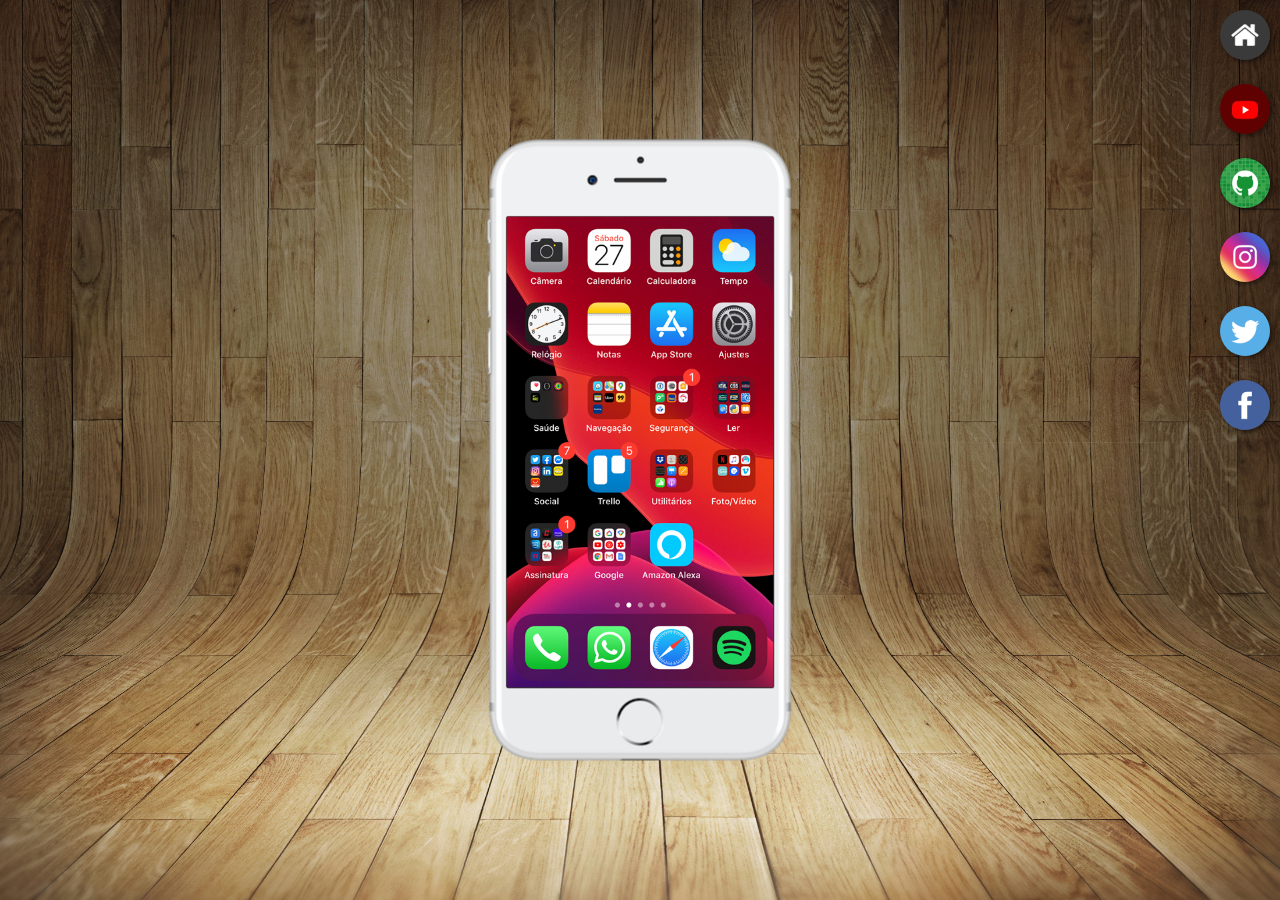
<file: index.html>
<!DOCTYPE html>
<html lang="pt-br">
<head>
    <meta charset="UTF-8">
    <meta name="viewport" content="width=device-width, initial-scale=1.0">
    <link rel="shortcut icon" href="favicon.ico" type="image/x-icon">
    <link rel="stylesheet" href="estilos/style.css">
    <title>Projeto Redes Sociais</title>
</head>
<body>
    <main>
        <section id="telefone">
            <iframe src="home.html" name="tela" id="tela" frameborder="0">
                Seu navegador não é compatível com isso.
            </iframe>
        </section>
        <section id="redes-sociais">
            <a href="home.html" target="tela"><img src="imagens/logo-home.jpg" alt="Home"></a><br>

            <a href="youtube.html" target="tela"><img src="imagens/logo-youtube.jpg" alt="Youtube"></a><br>

            <a href="github.html" target="tela"><img src="imagens/logo-github.jpg" alt="GitHub"></a><br>

            <a href="instagram.html" target="tela"><img src="imagens/logo-instagram.jpg" alt="Instagram"></a><br>

            <a href="twitter.html" target="tela"><img src="imagens/logo-twitter.jpg" alt="Twitter"></a><br>

            <a href="facebook.html" target="tela"><img src="imagens/logo-facebook.jpg" alt="Facebook"></a>
        </section>
    </main>
</body>
</html>
</file>
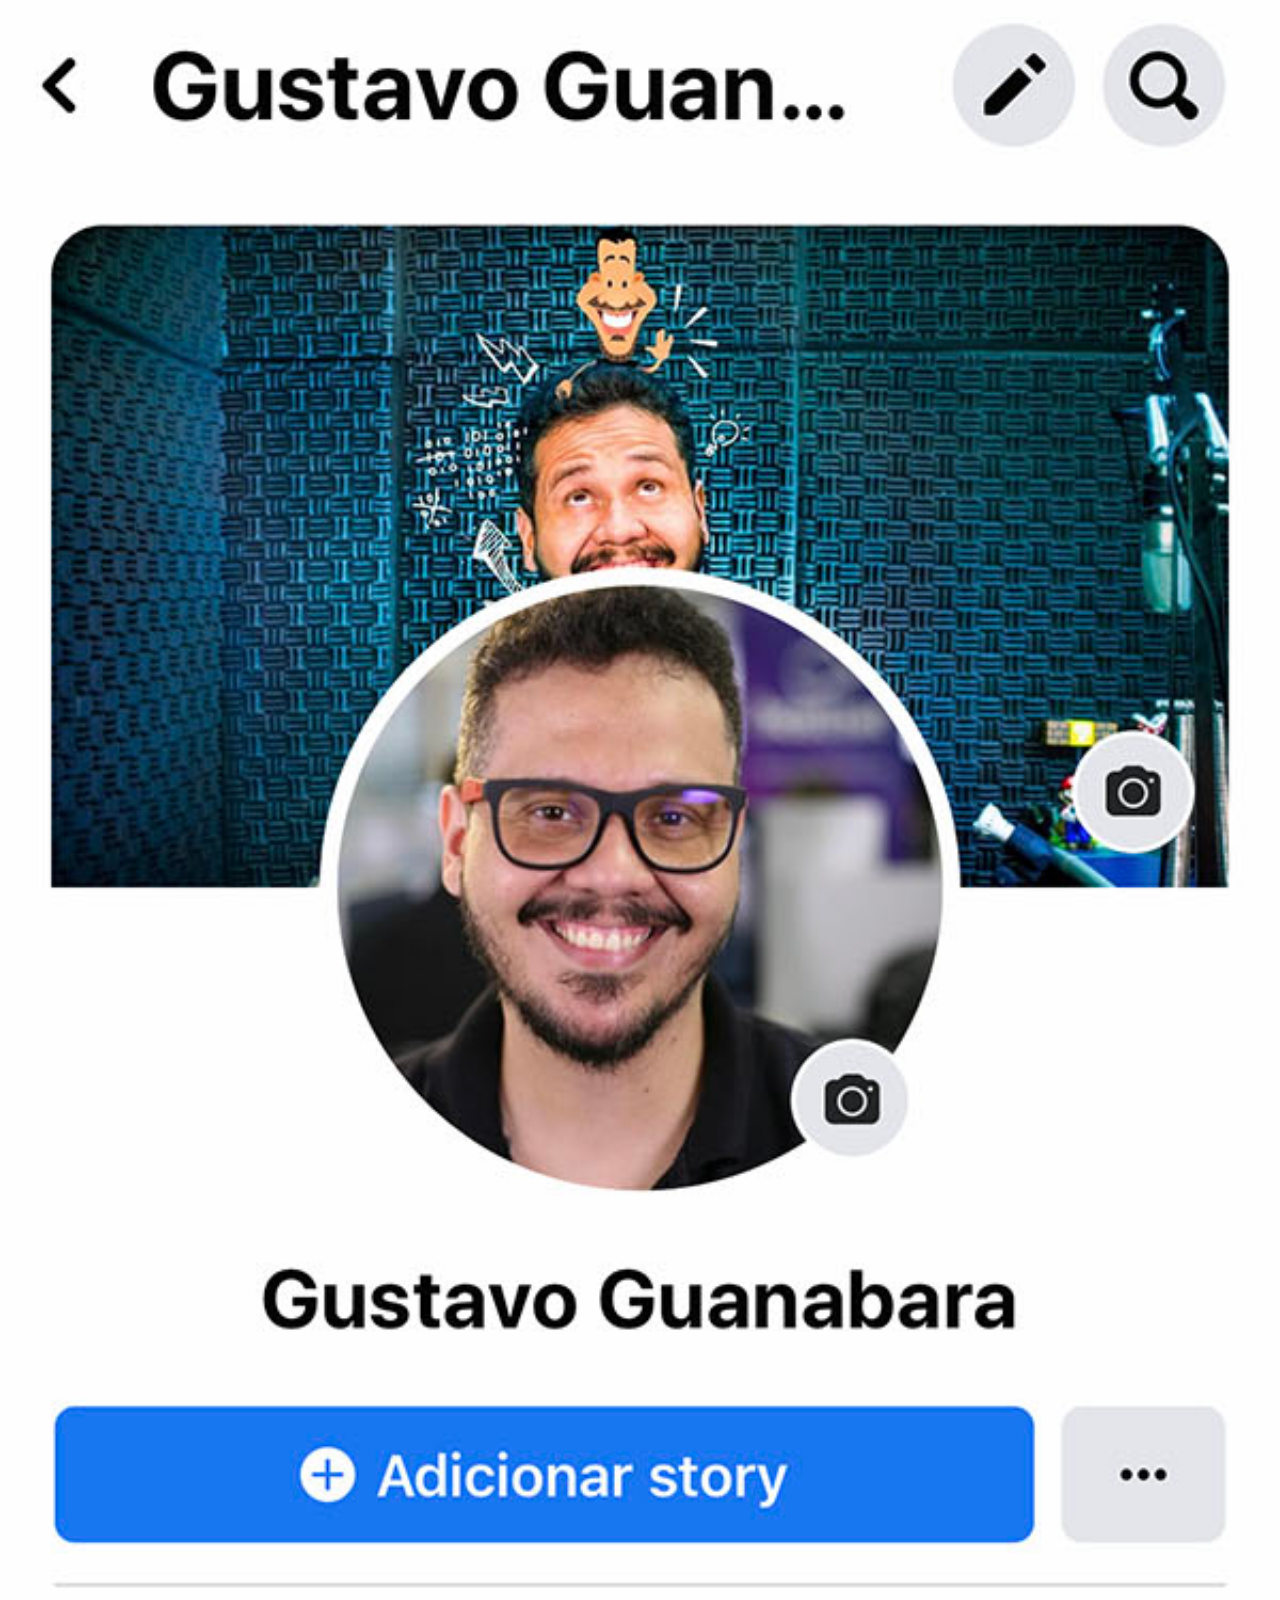
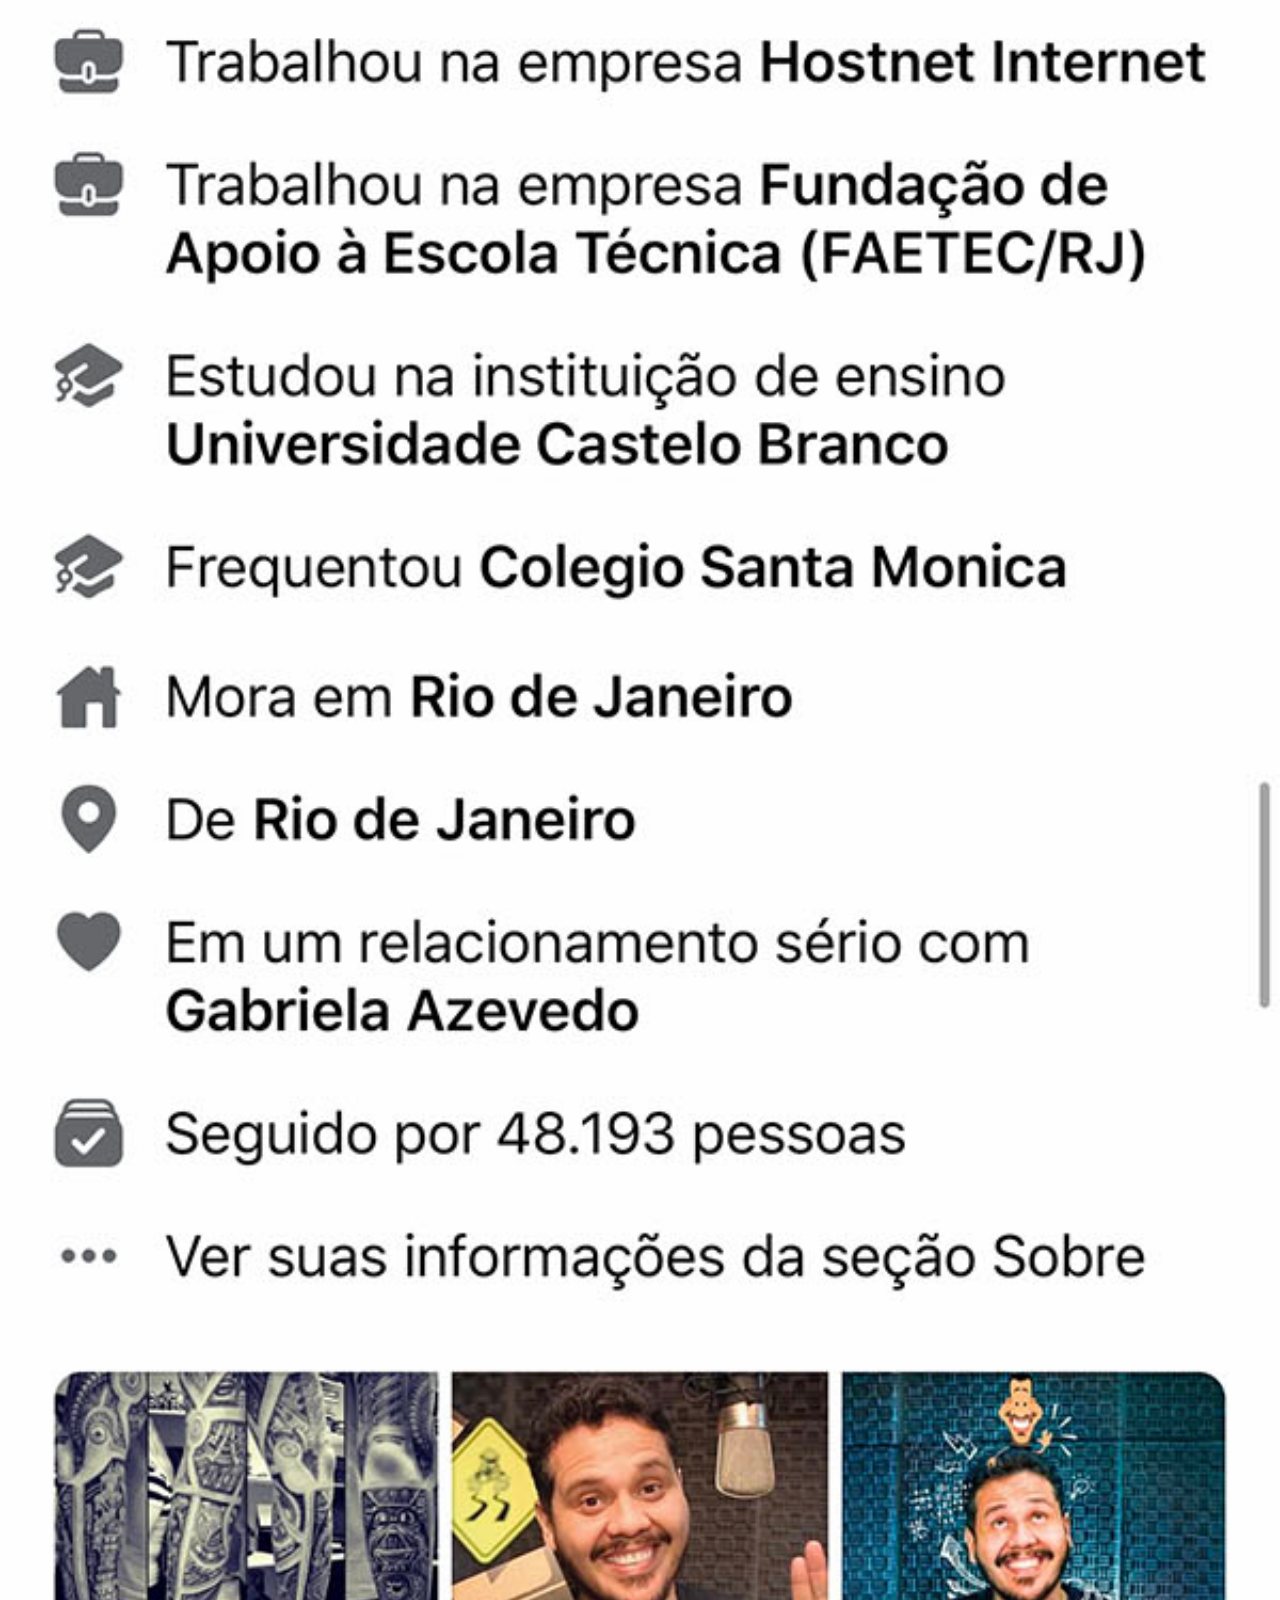
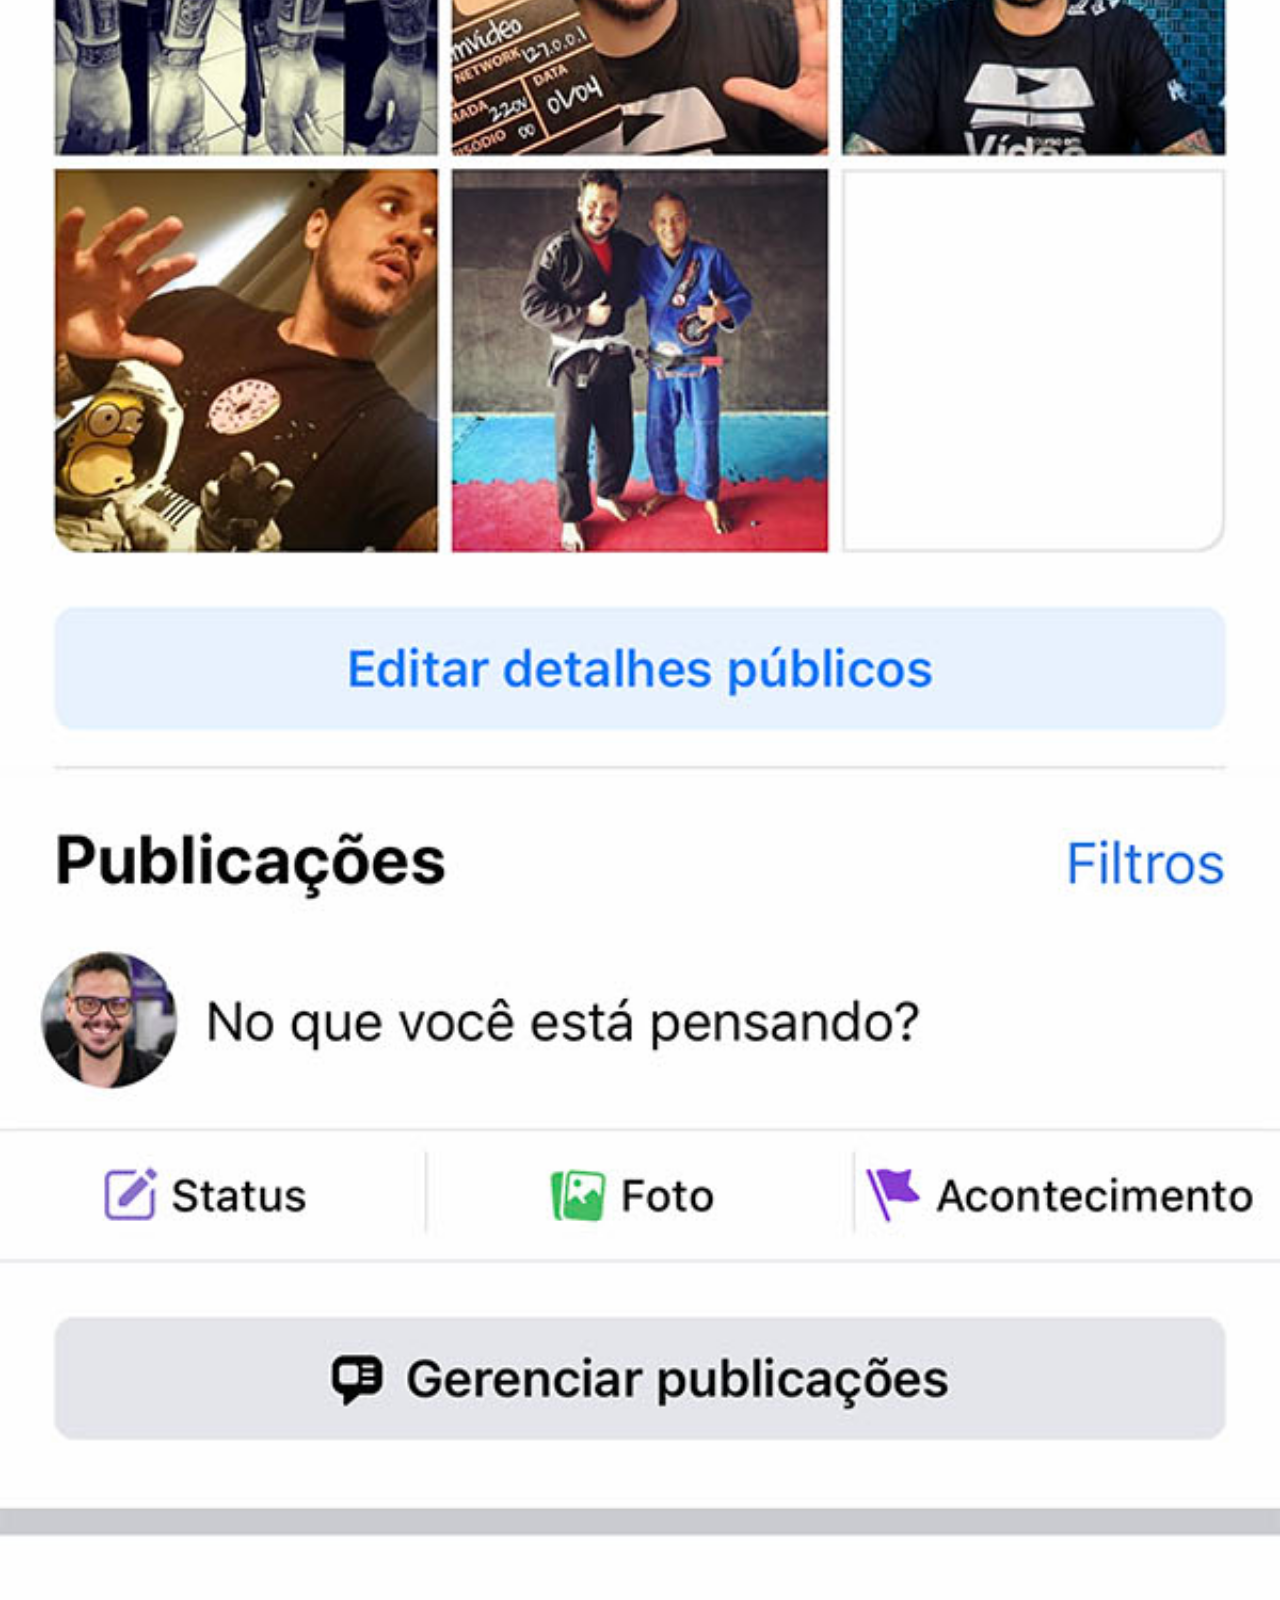
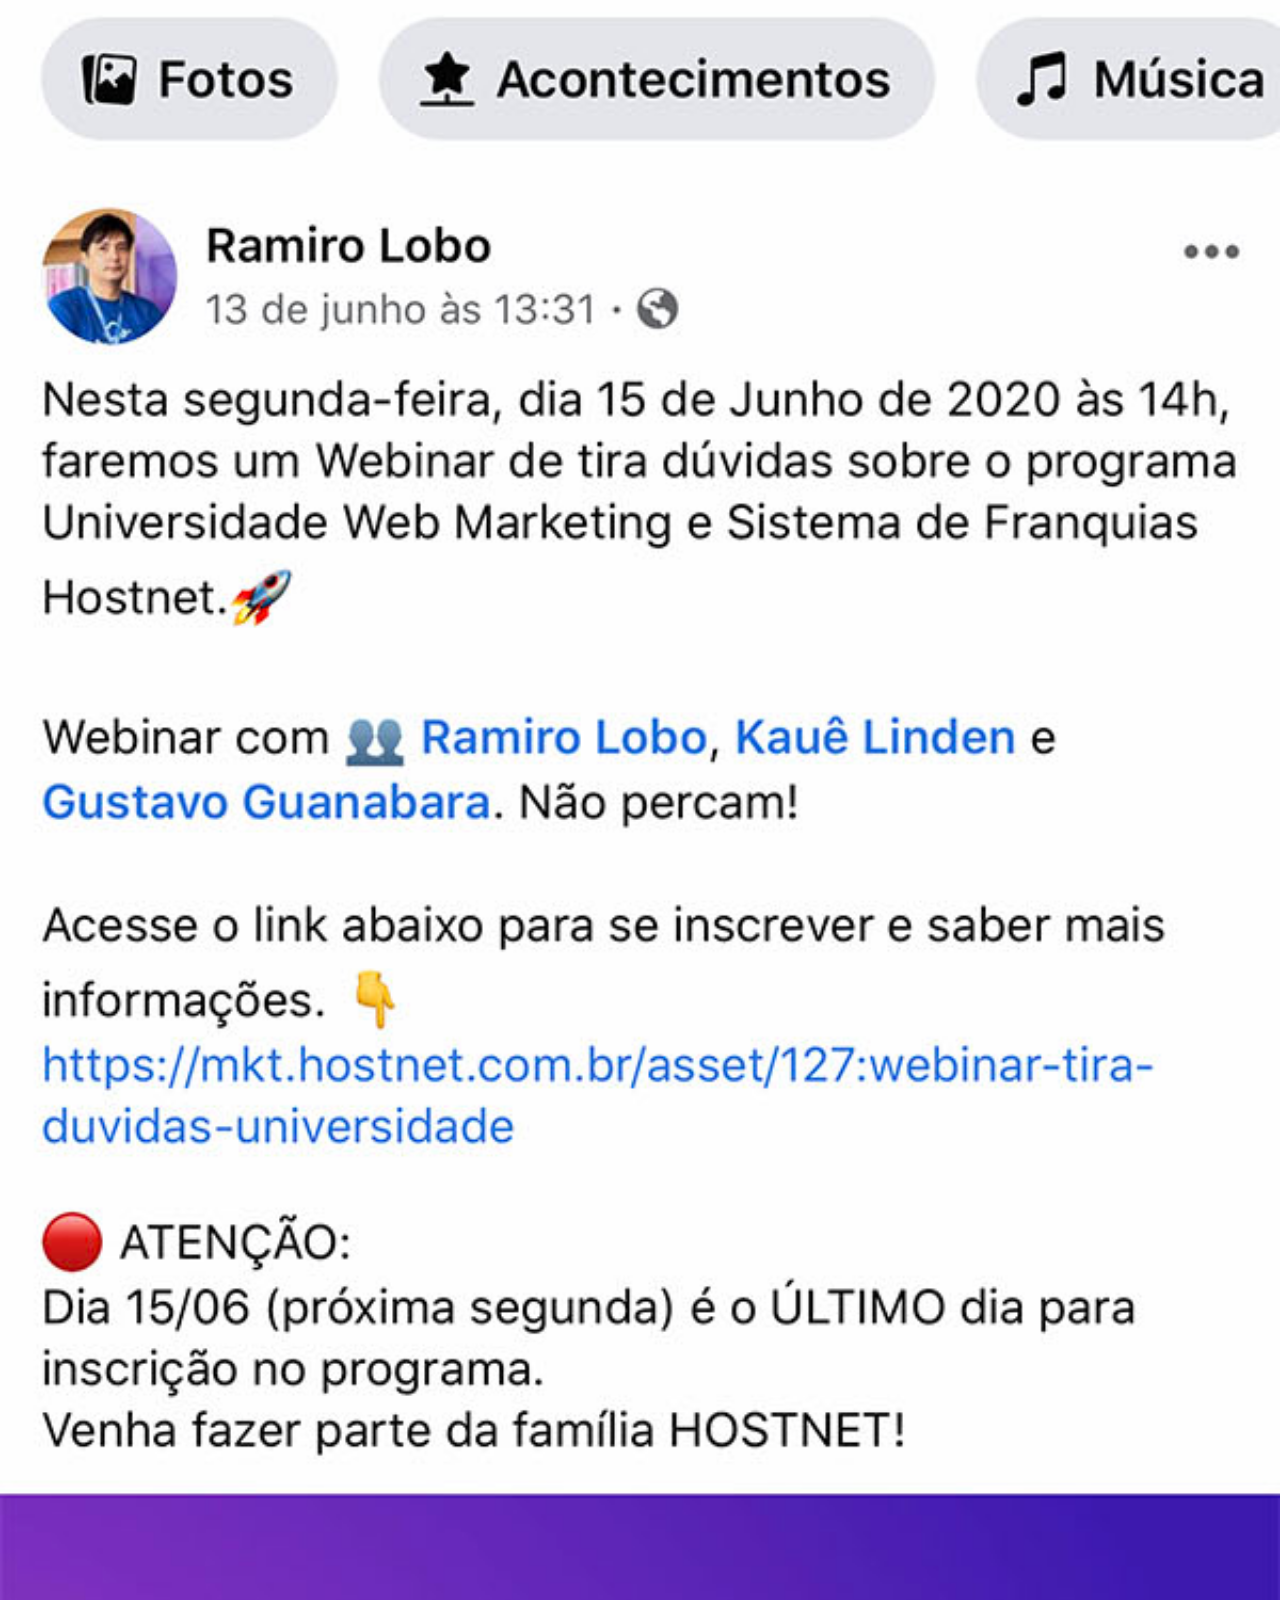
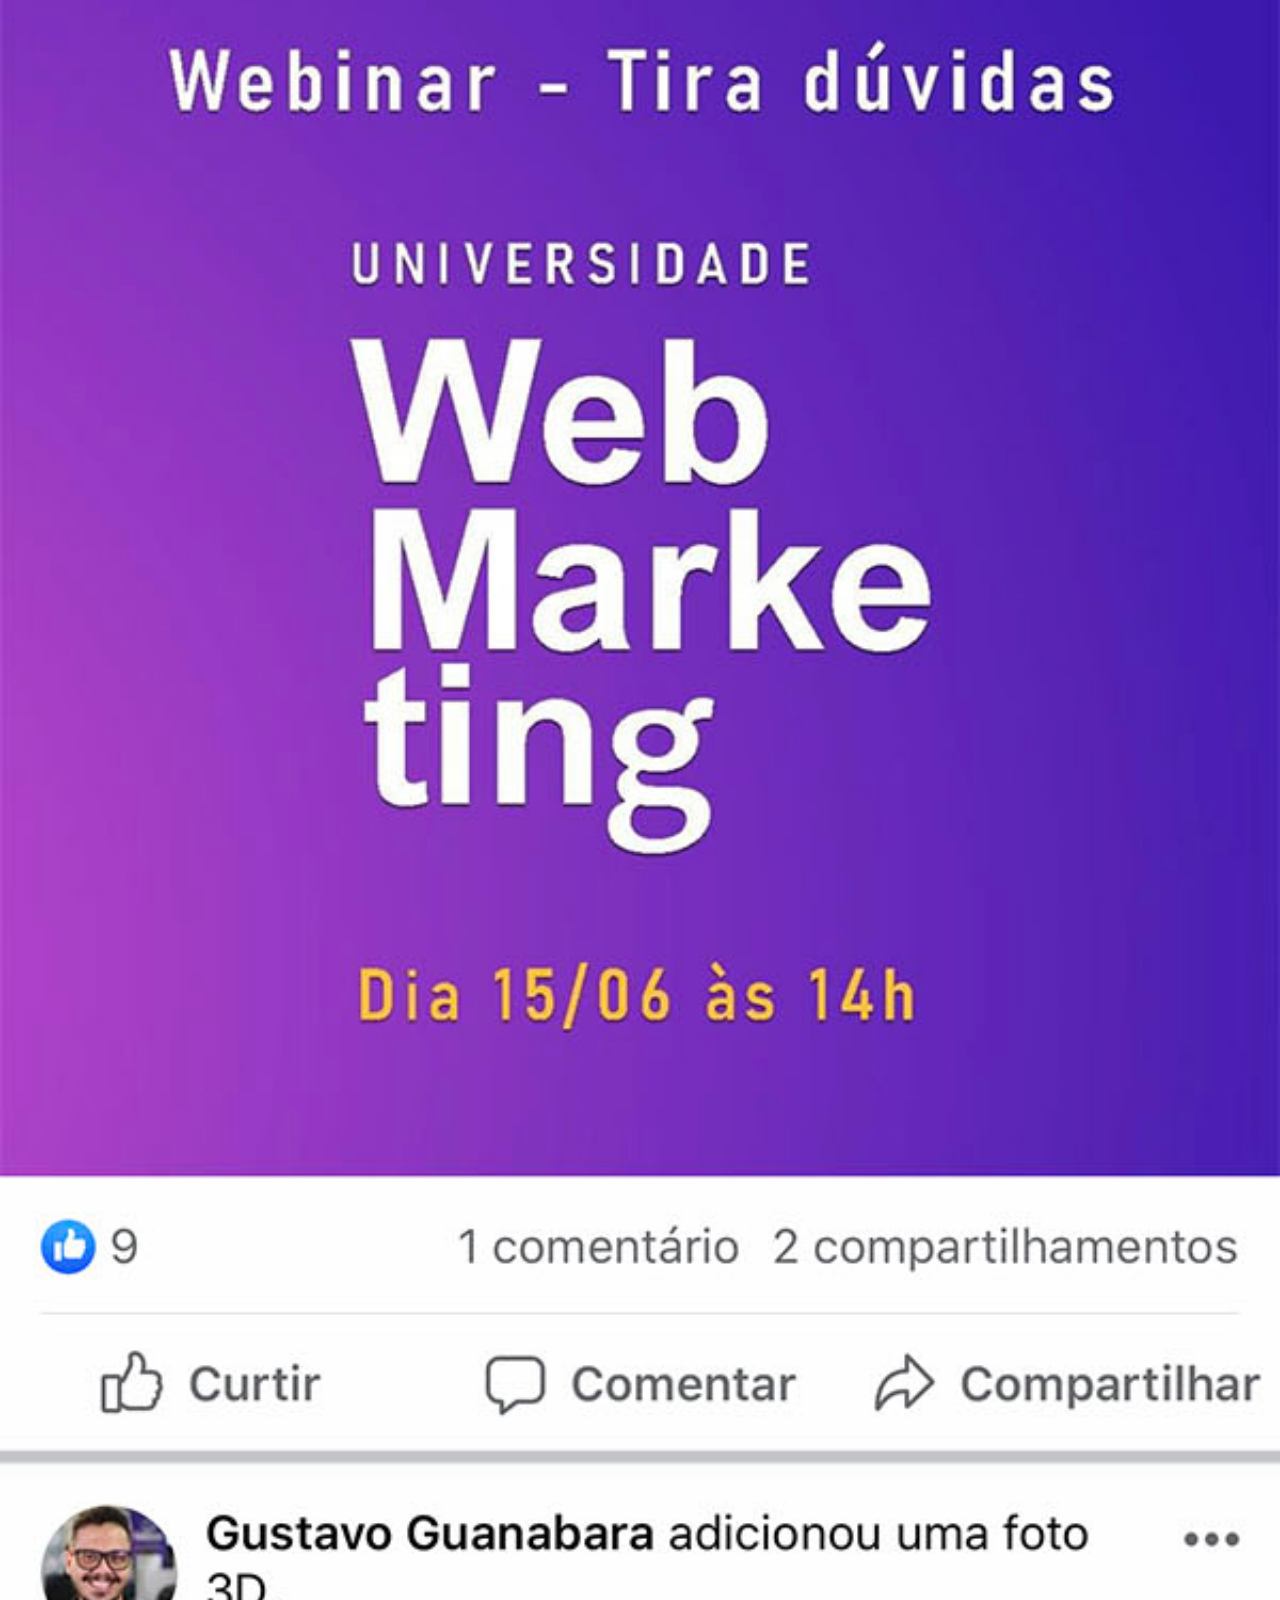
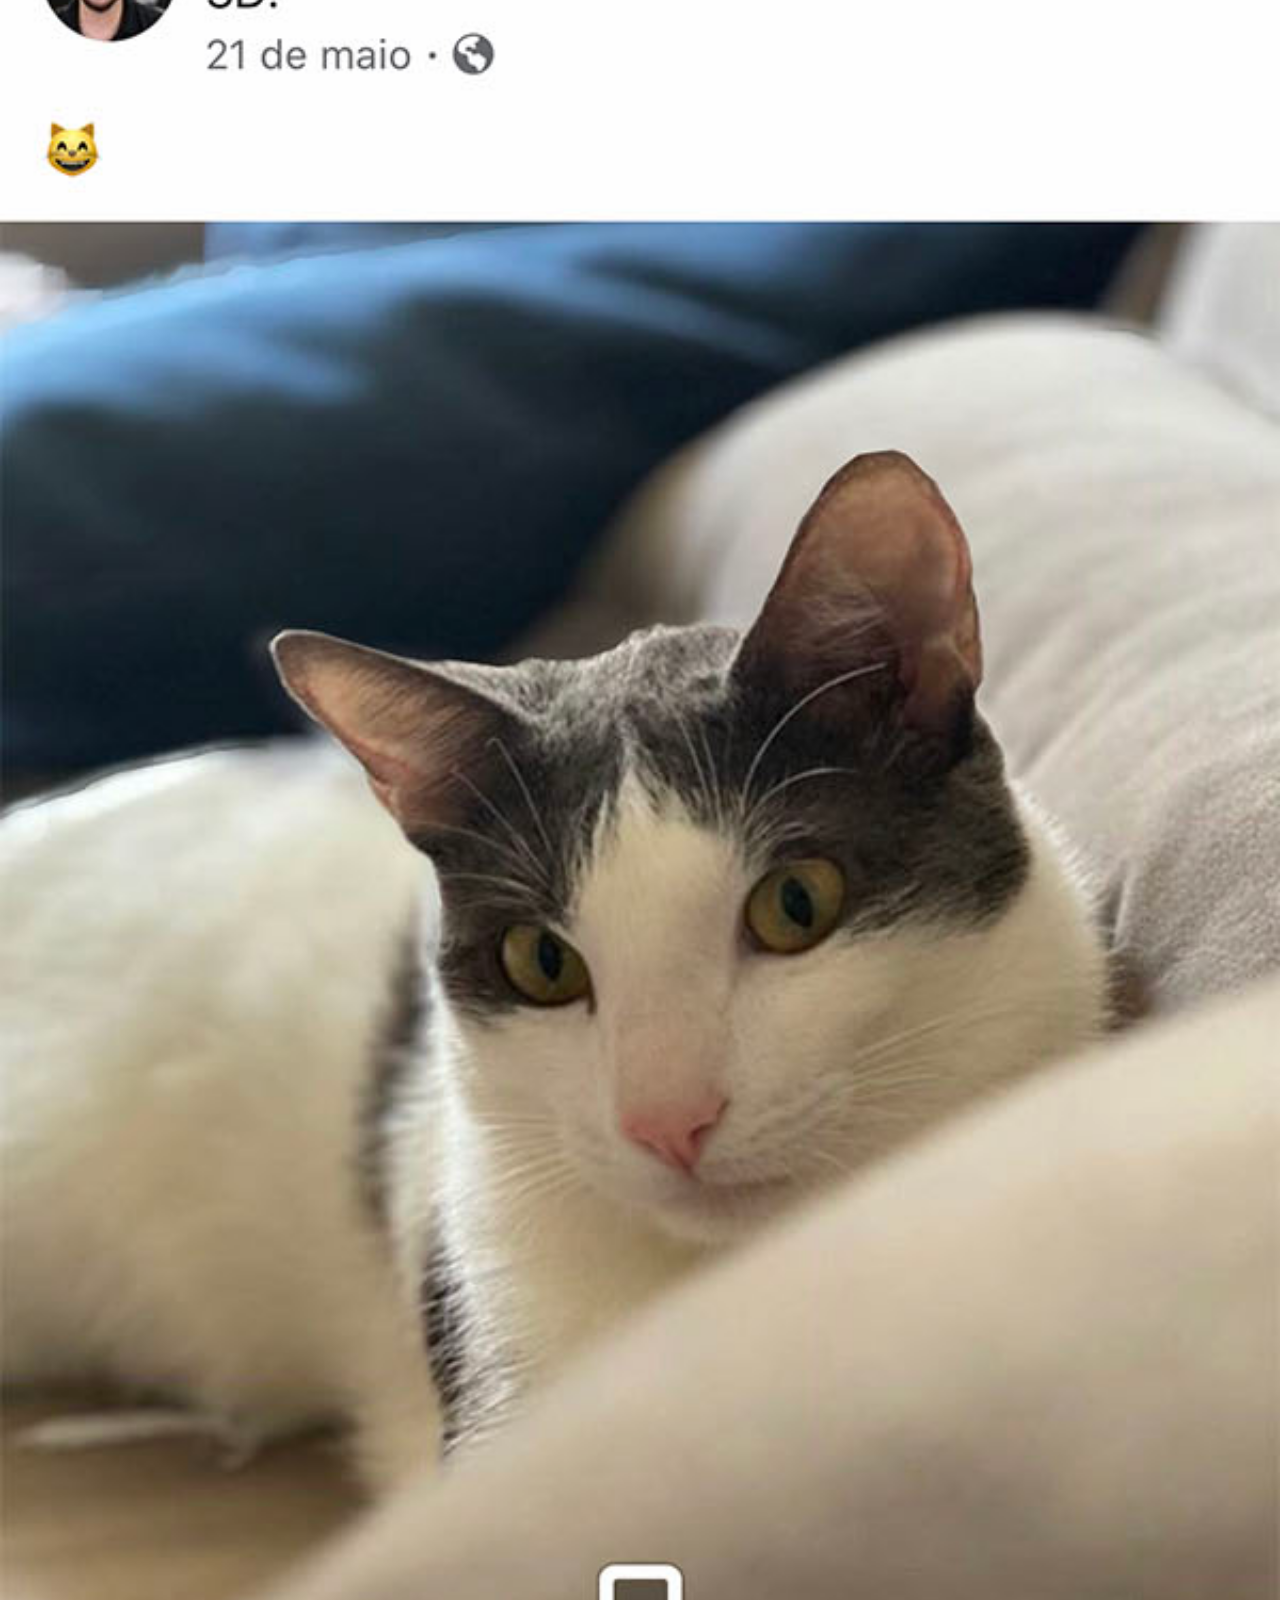
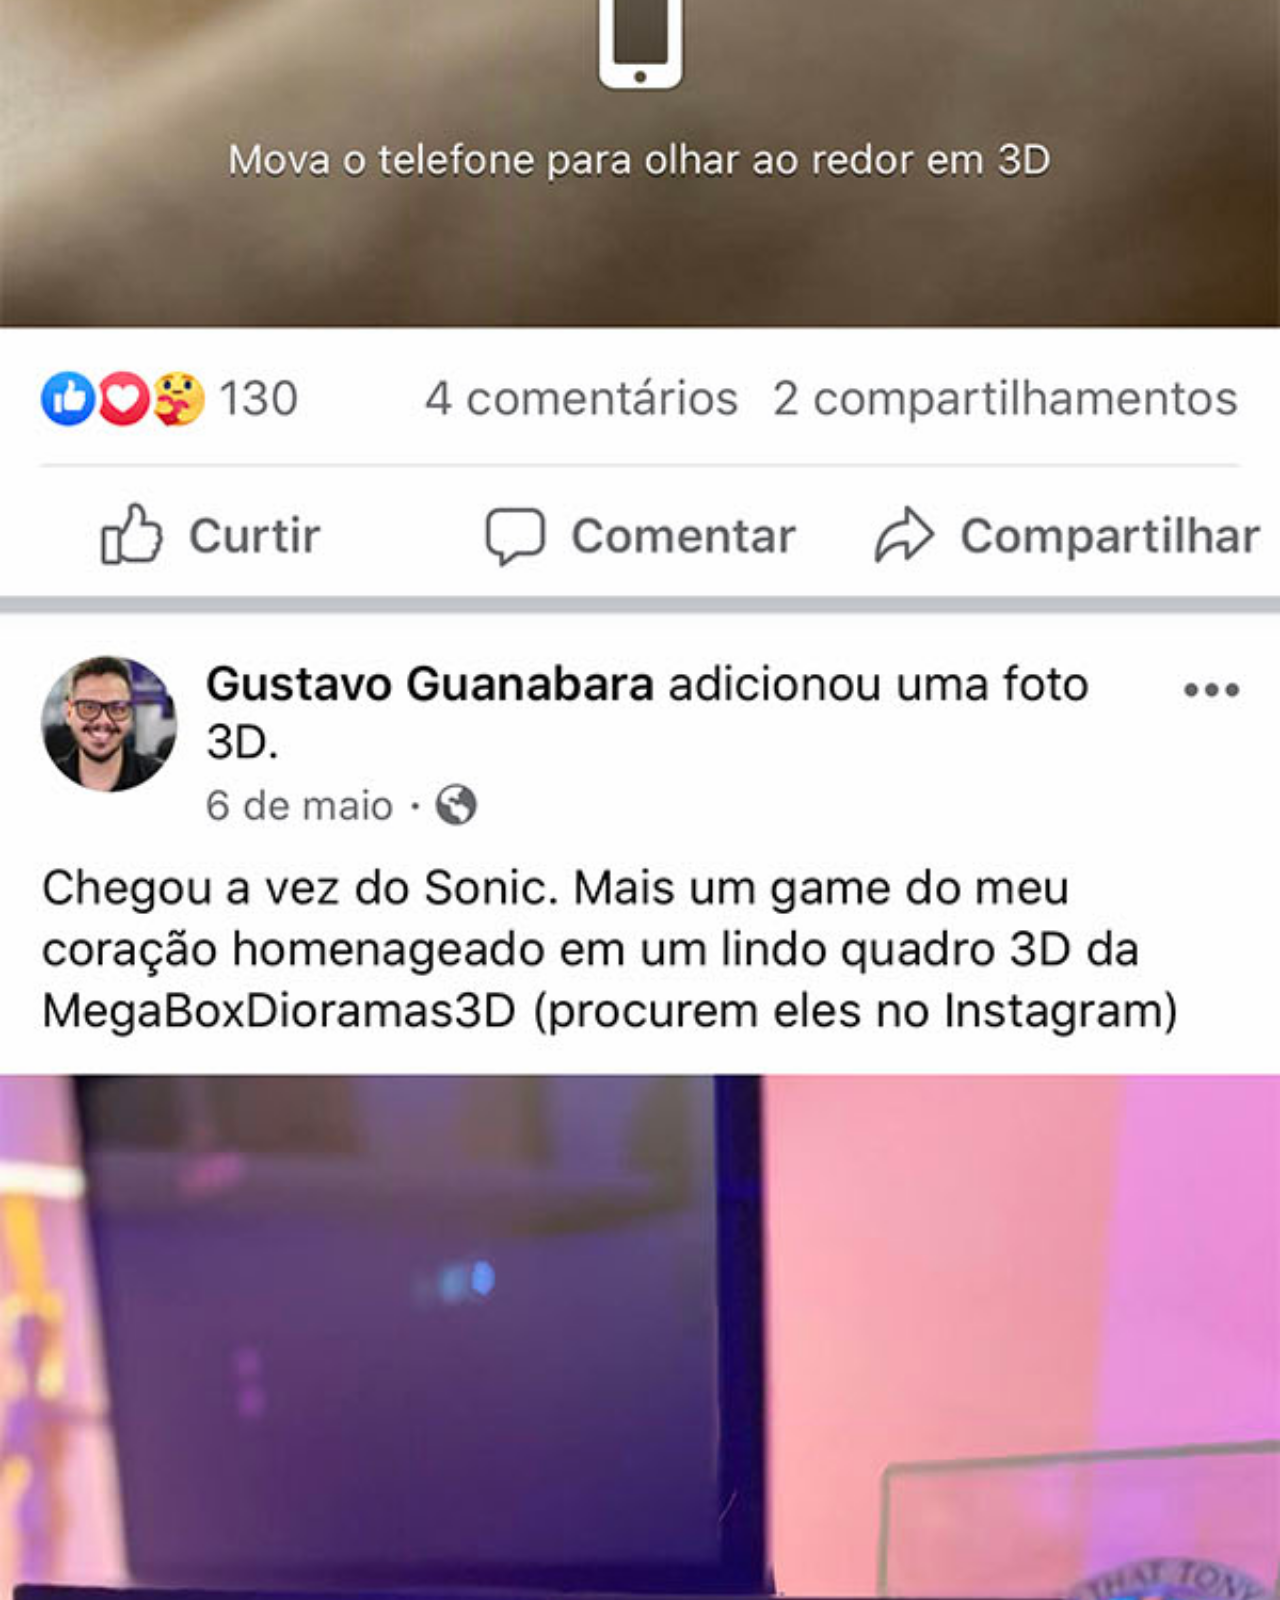
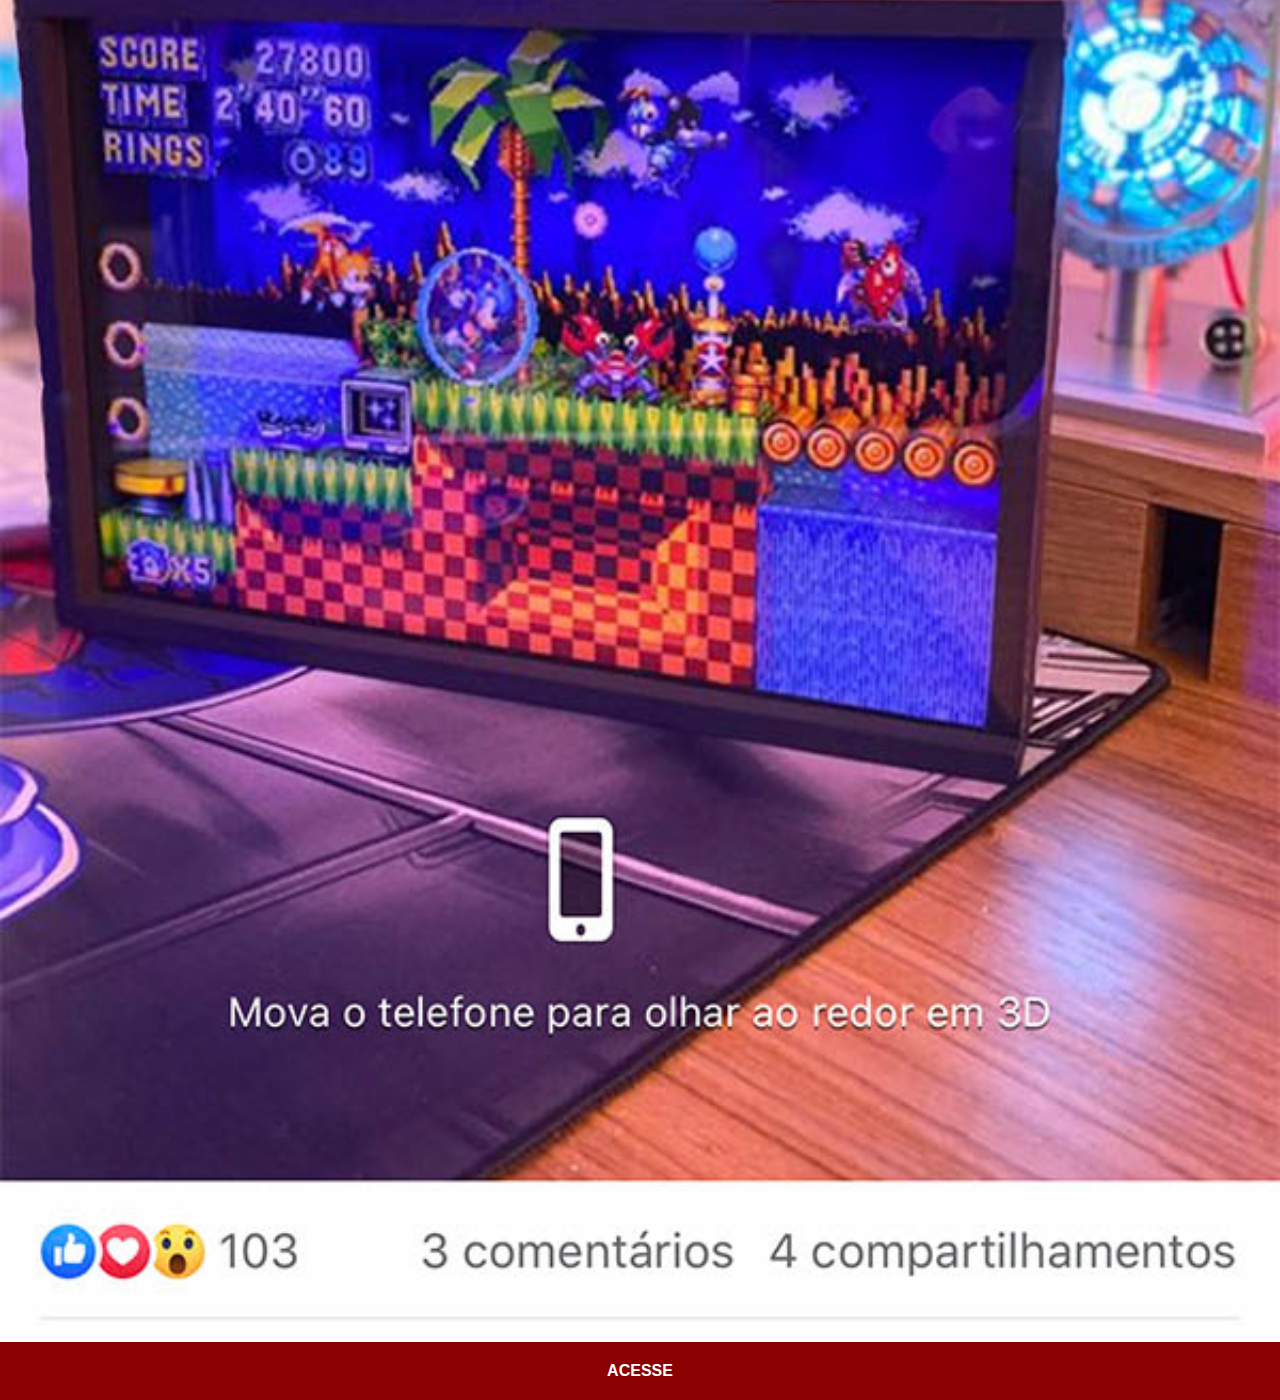
<file: facebook.html>
<!DOCTYPE html>
<html lang="pt-br">
<head>
    <meta charset="UTF-8">
    <meta name="viewport" content="width=device-width, initial-scale=1.0">
    <title>Facebook</title>
    <link rel="stylesheet" href="estilos/social.css">
</head>
<body>
    <img src="imagens/tela-facebook.jpg" alt="Facebook">
    <a href="https://www.facebook.com/gustavoguanabara/?locale=pt_BR" target="_blank">ACESSE</a>
</body>
</html>
</file>
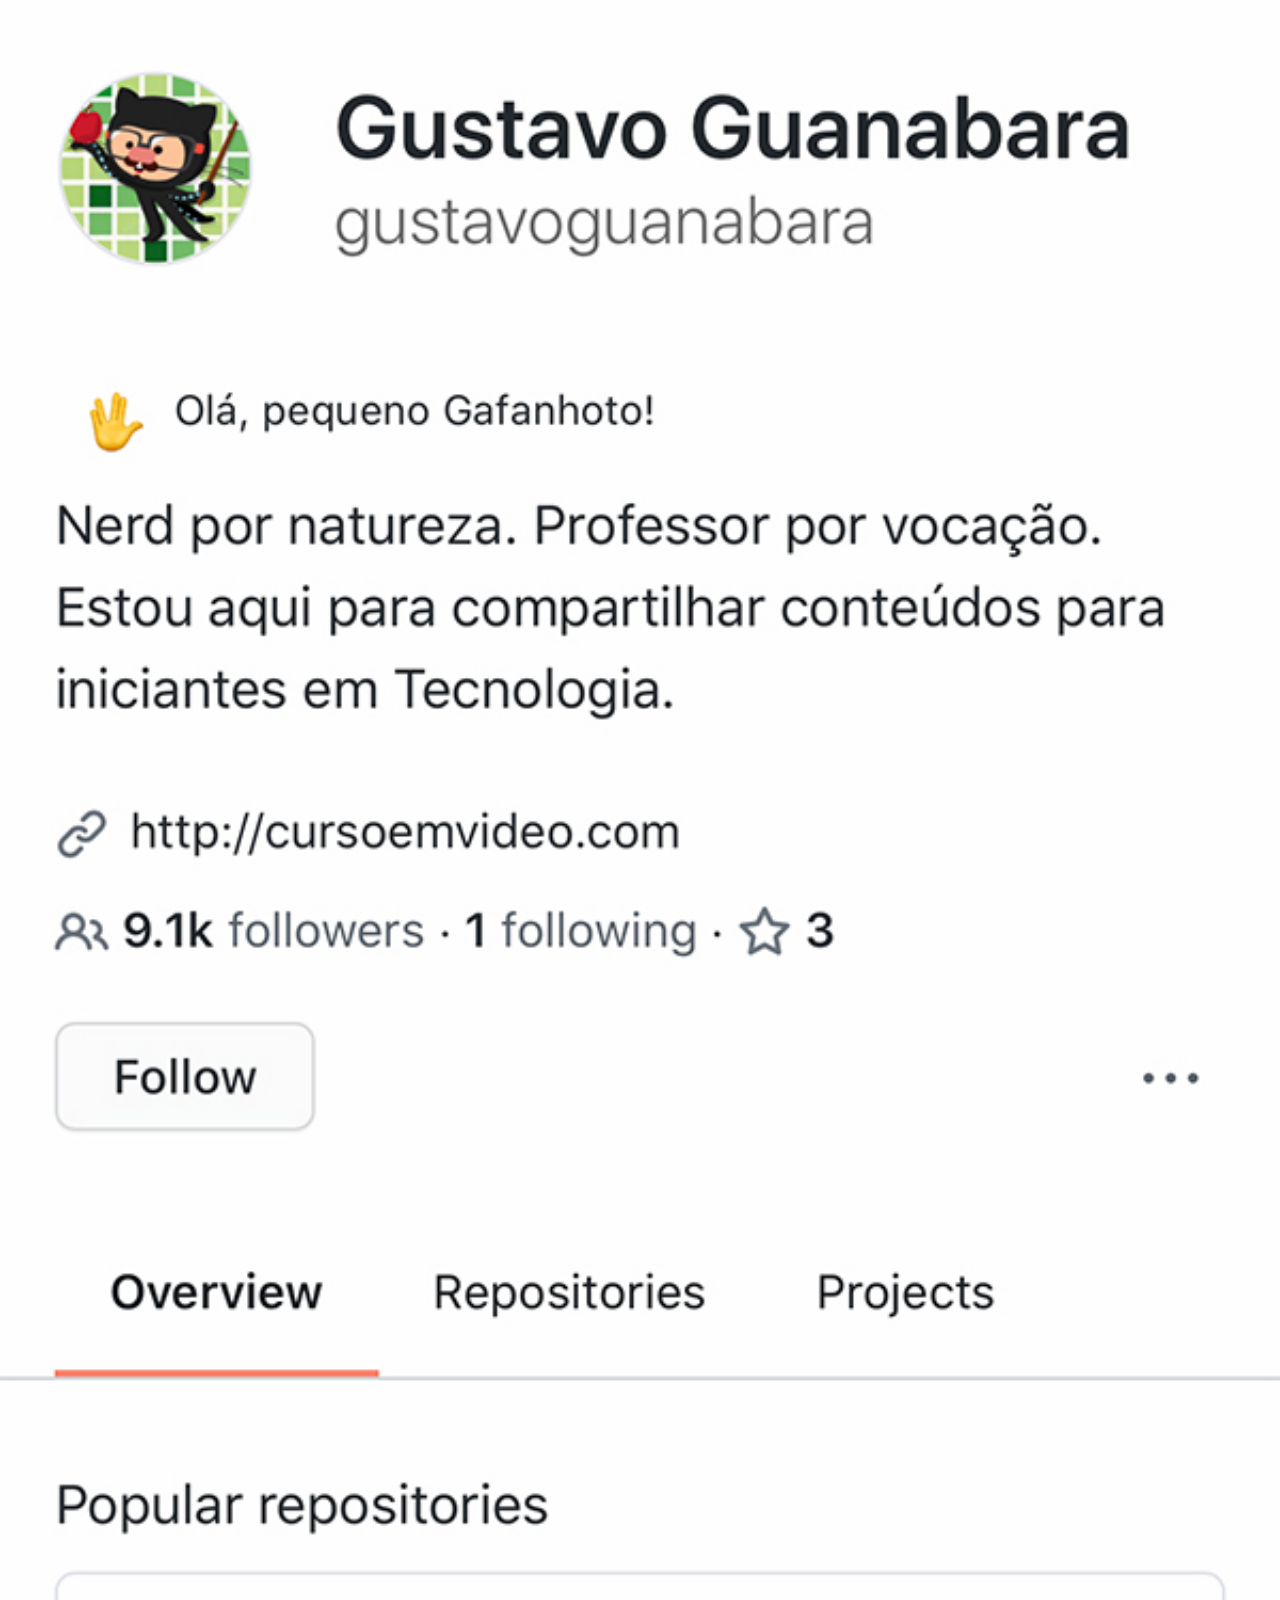
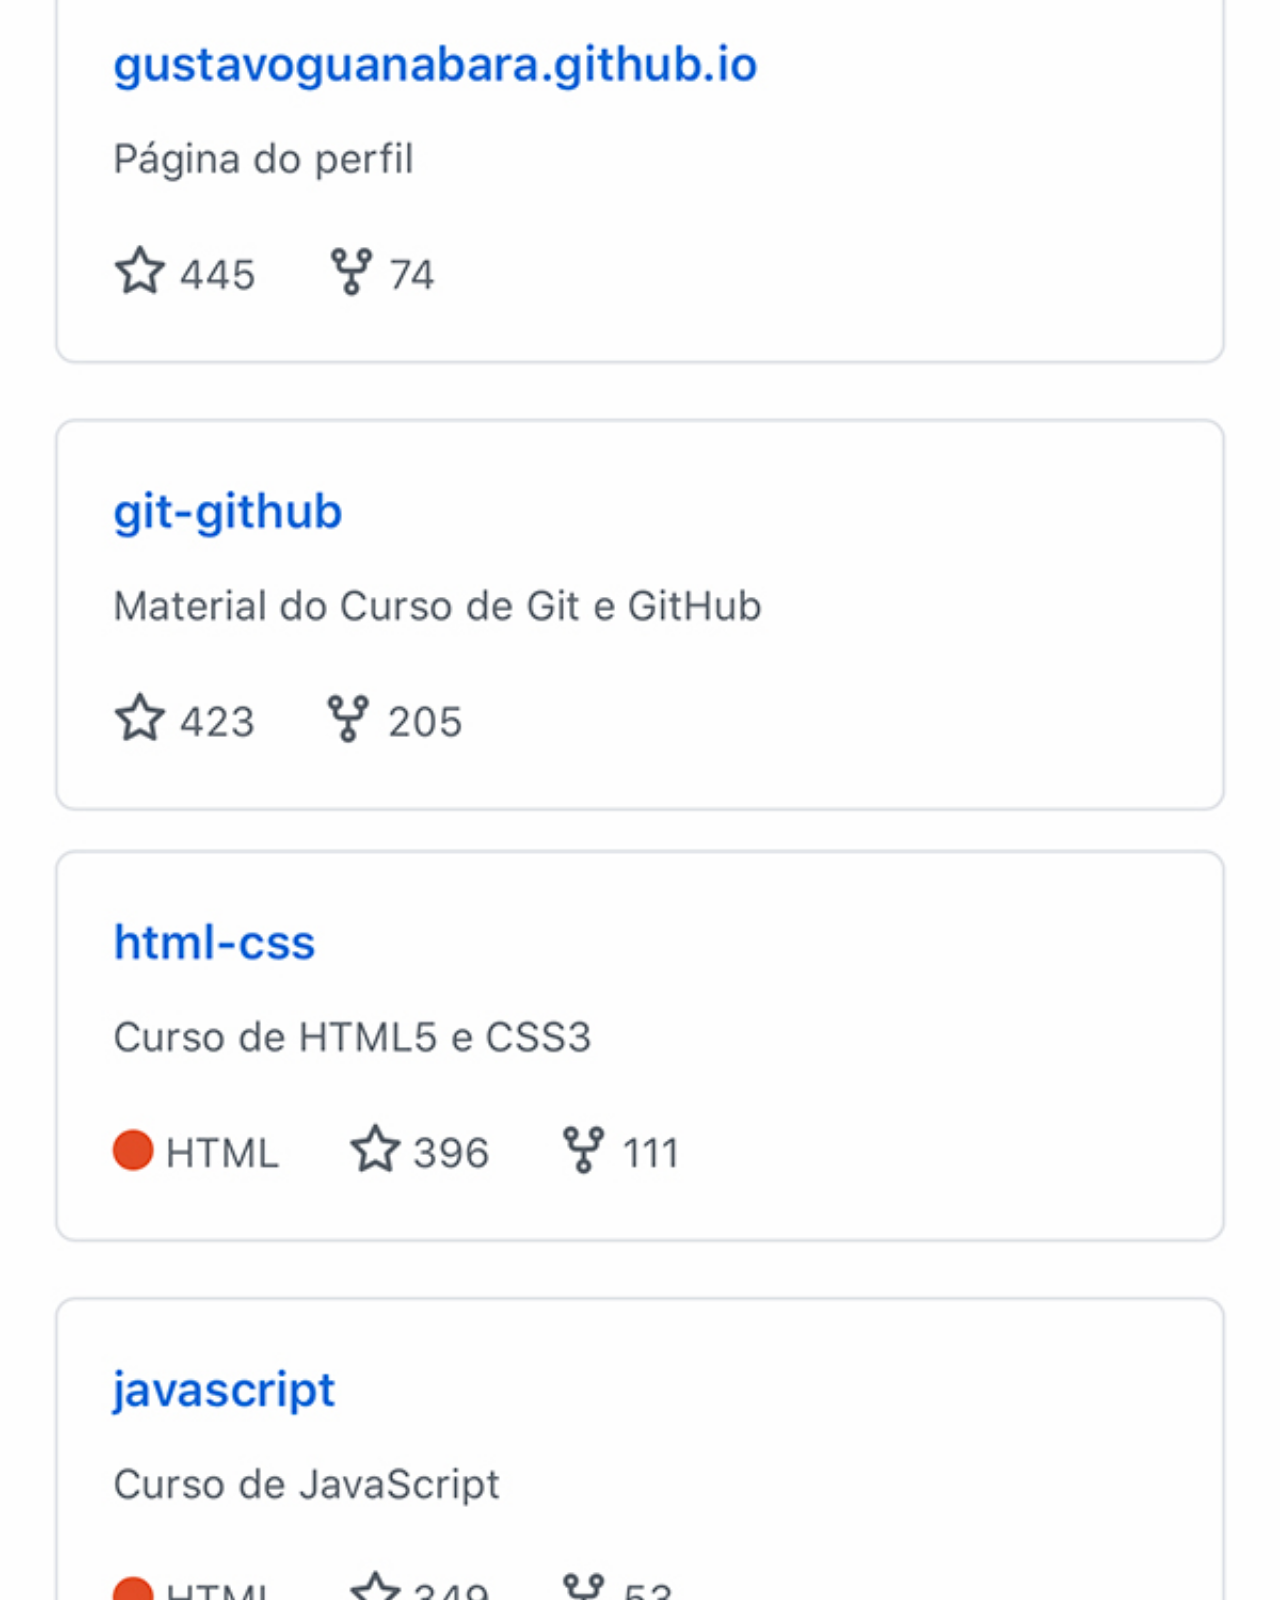
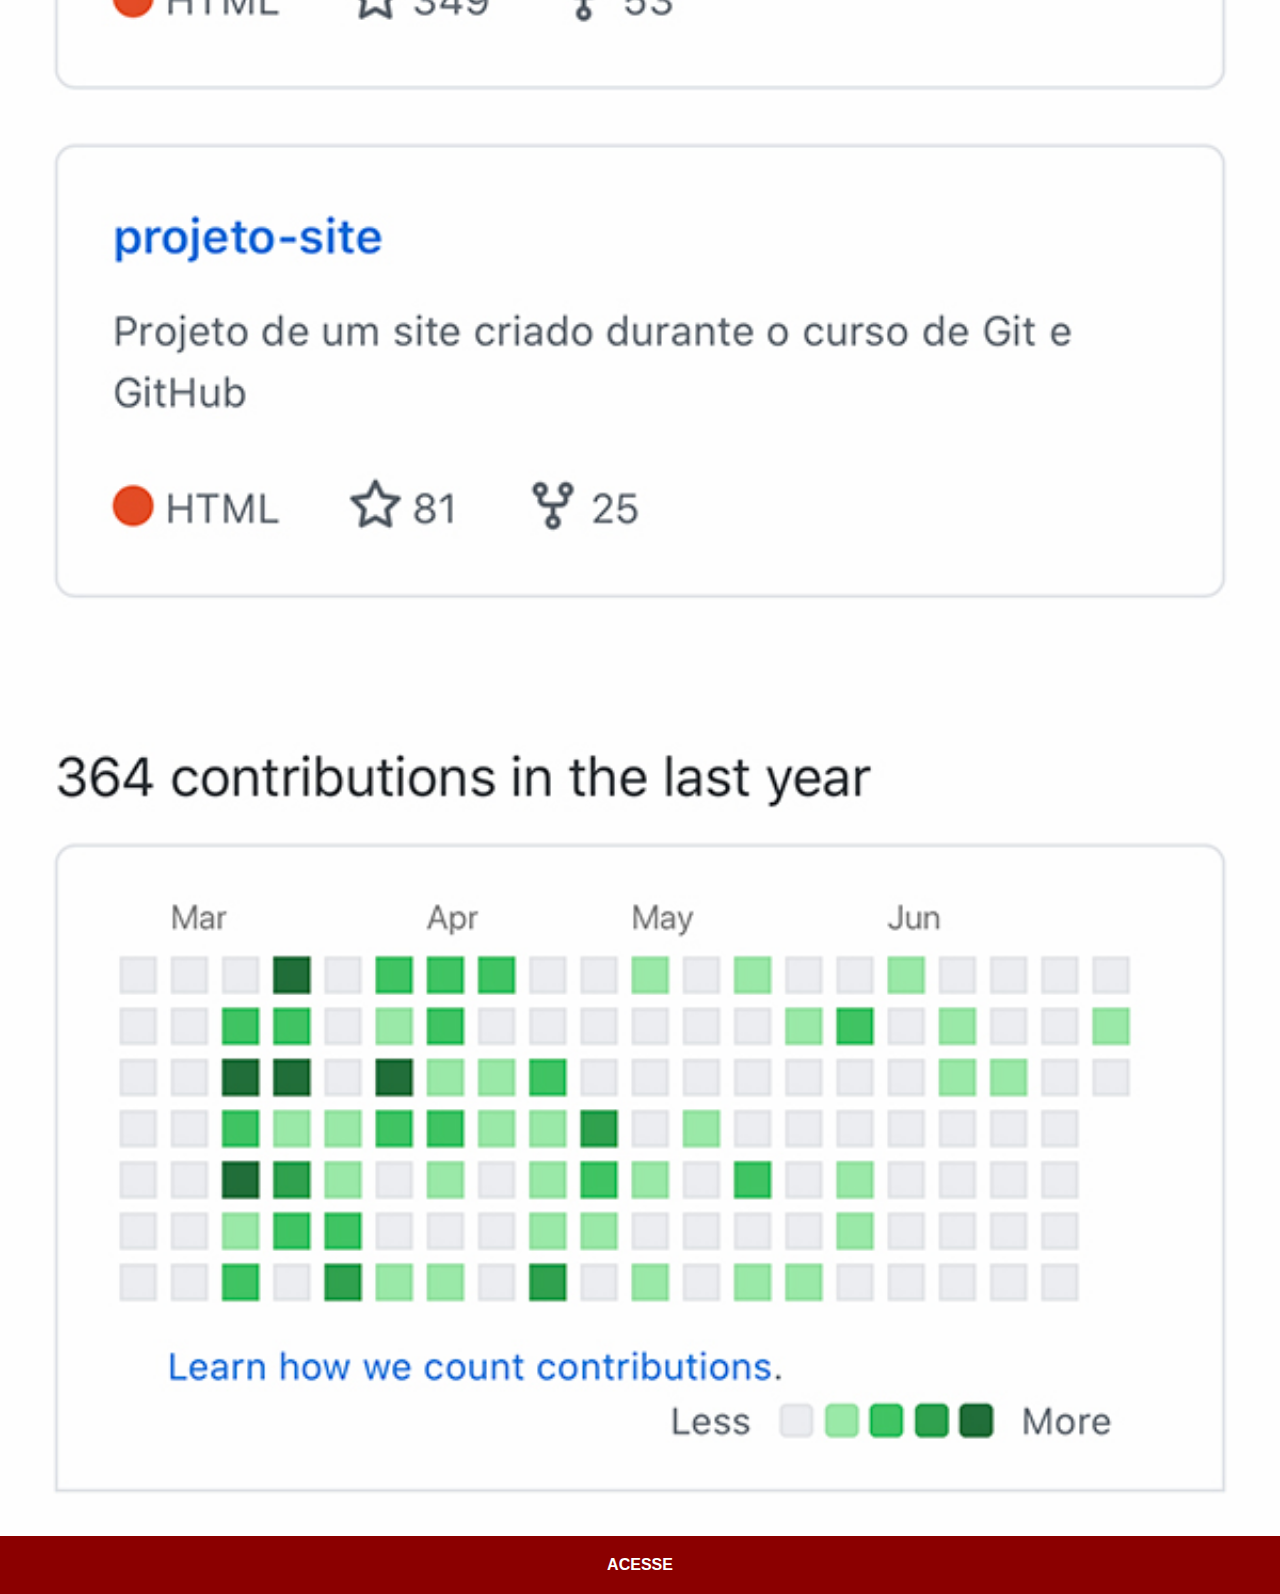
<file: github.html>
<!DOCTYPE html>
<html lang="pt-br">
<head>
    <meta charset="UTF-8">
    <meta name="viewport" content="width=device-width, initial-scale=1.0">
    <title>GitHub</title>
    <link rel="stylesheet" href="estilos/social.css">
</head>
<body>
    <img src="imagens/tela-github.jpg" alt="GitHube">
    <a href="https://github.com/" target="_blank">ACESSE</a>
</body>
</html>
</file>
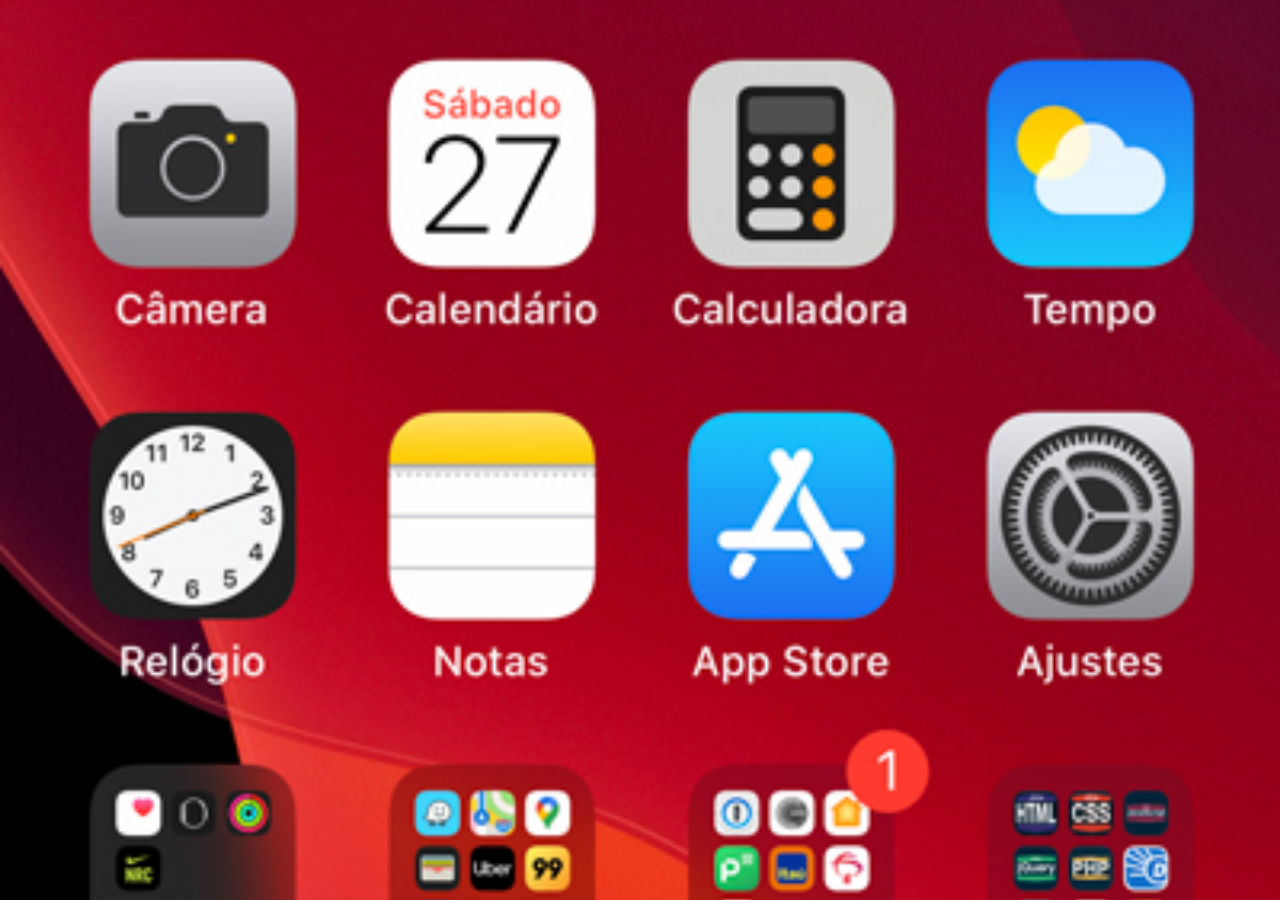
<file: home.html>
<!DOCTYPE html>
<html lang="pt-br">
<head>
    <meta charset="UTF-8">
    <meta name="viewport" content="width=device-width, initial-scale=1.0">
    <title>Home</title>
</head>
<style>
    * {
        margin: 0px;
        padding: 0px;
    }

    body {
        width: 100vw;
        height: 100vh;
        background: black url(imagens/tela-home.jpg) no-repeat top center;
        background-size: cover;
    }
</style>
<body>
    
</body>
</html>
</file>
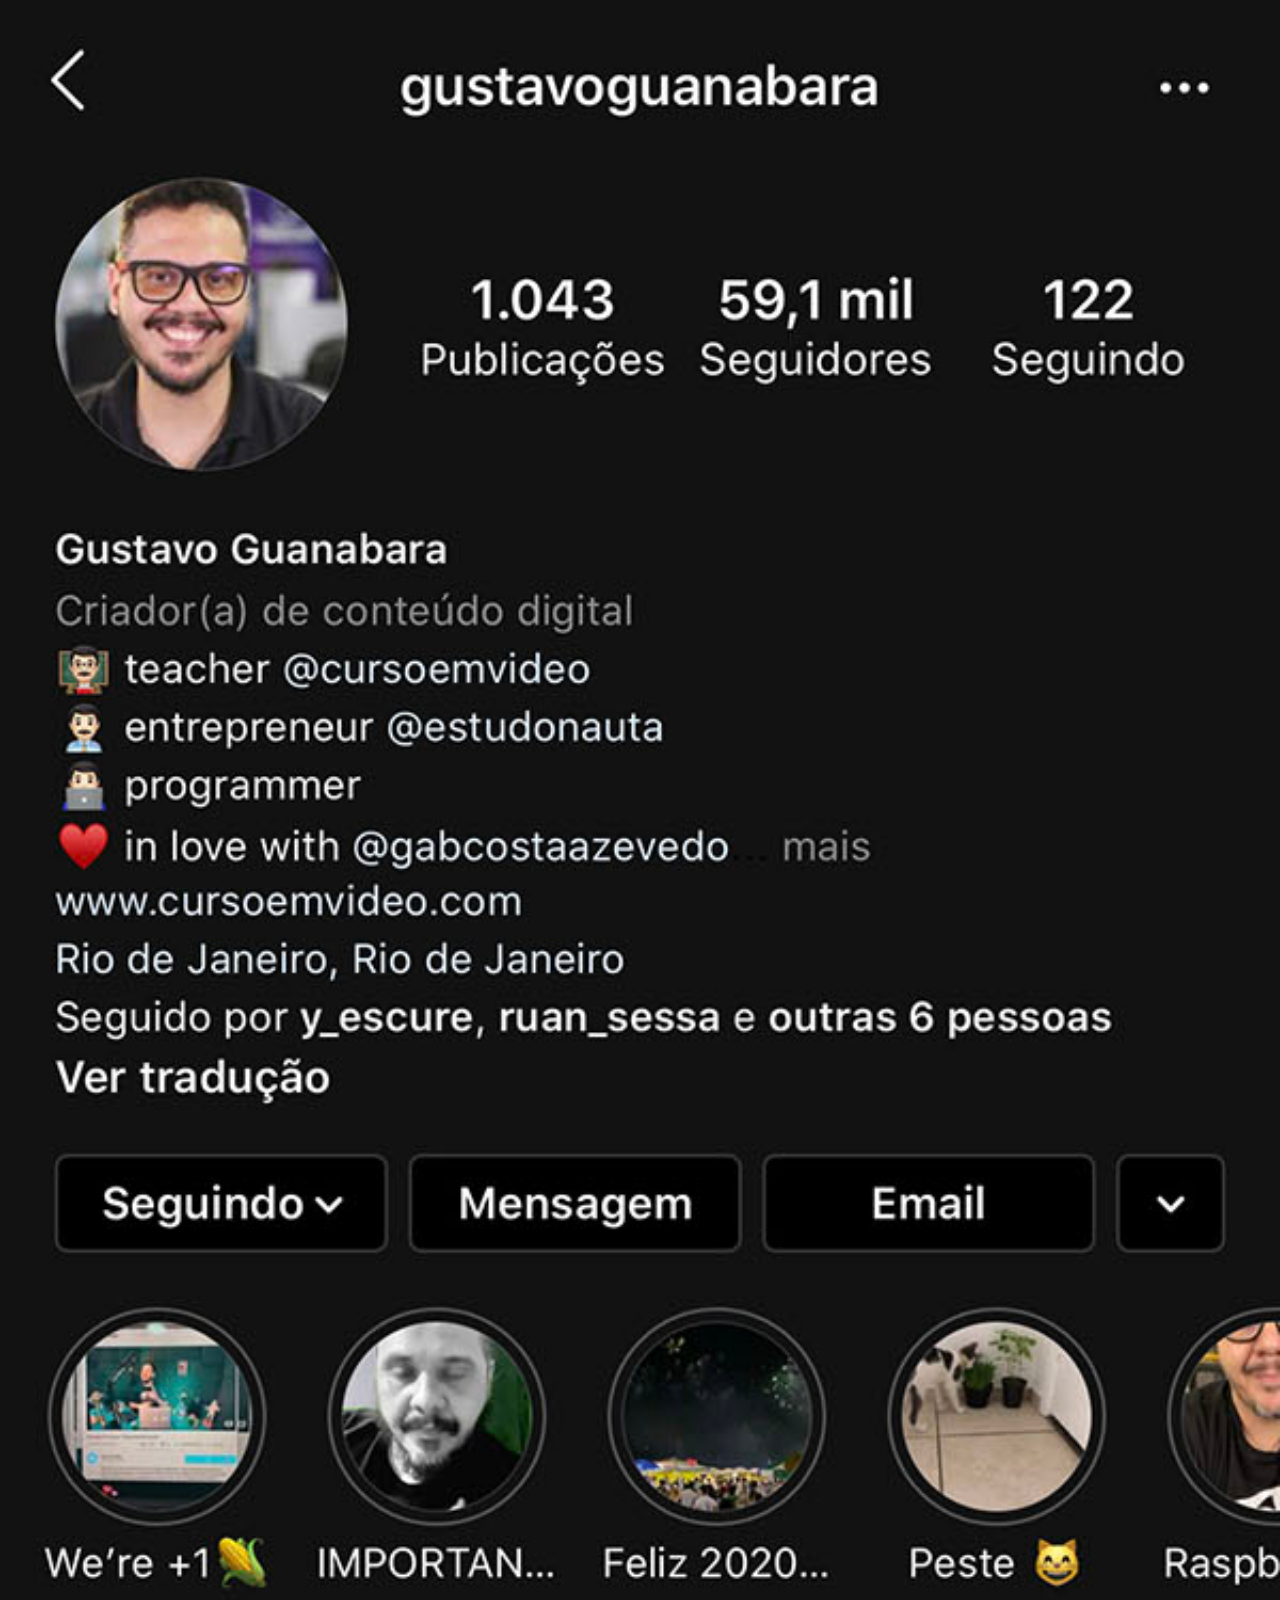
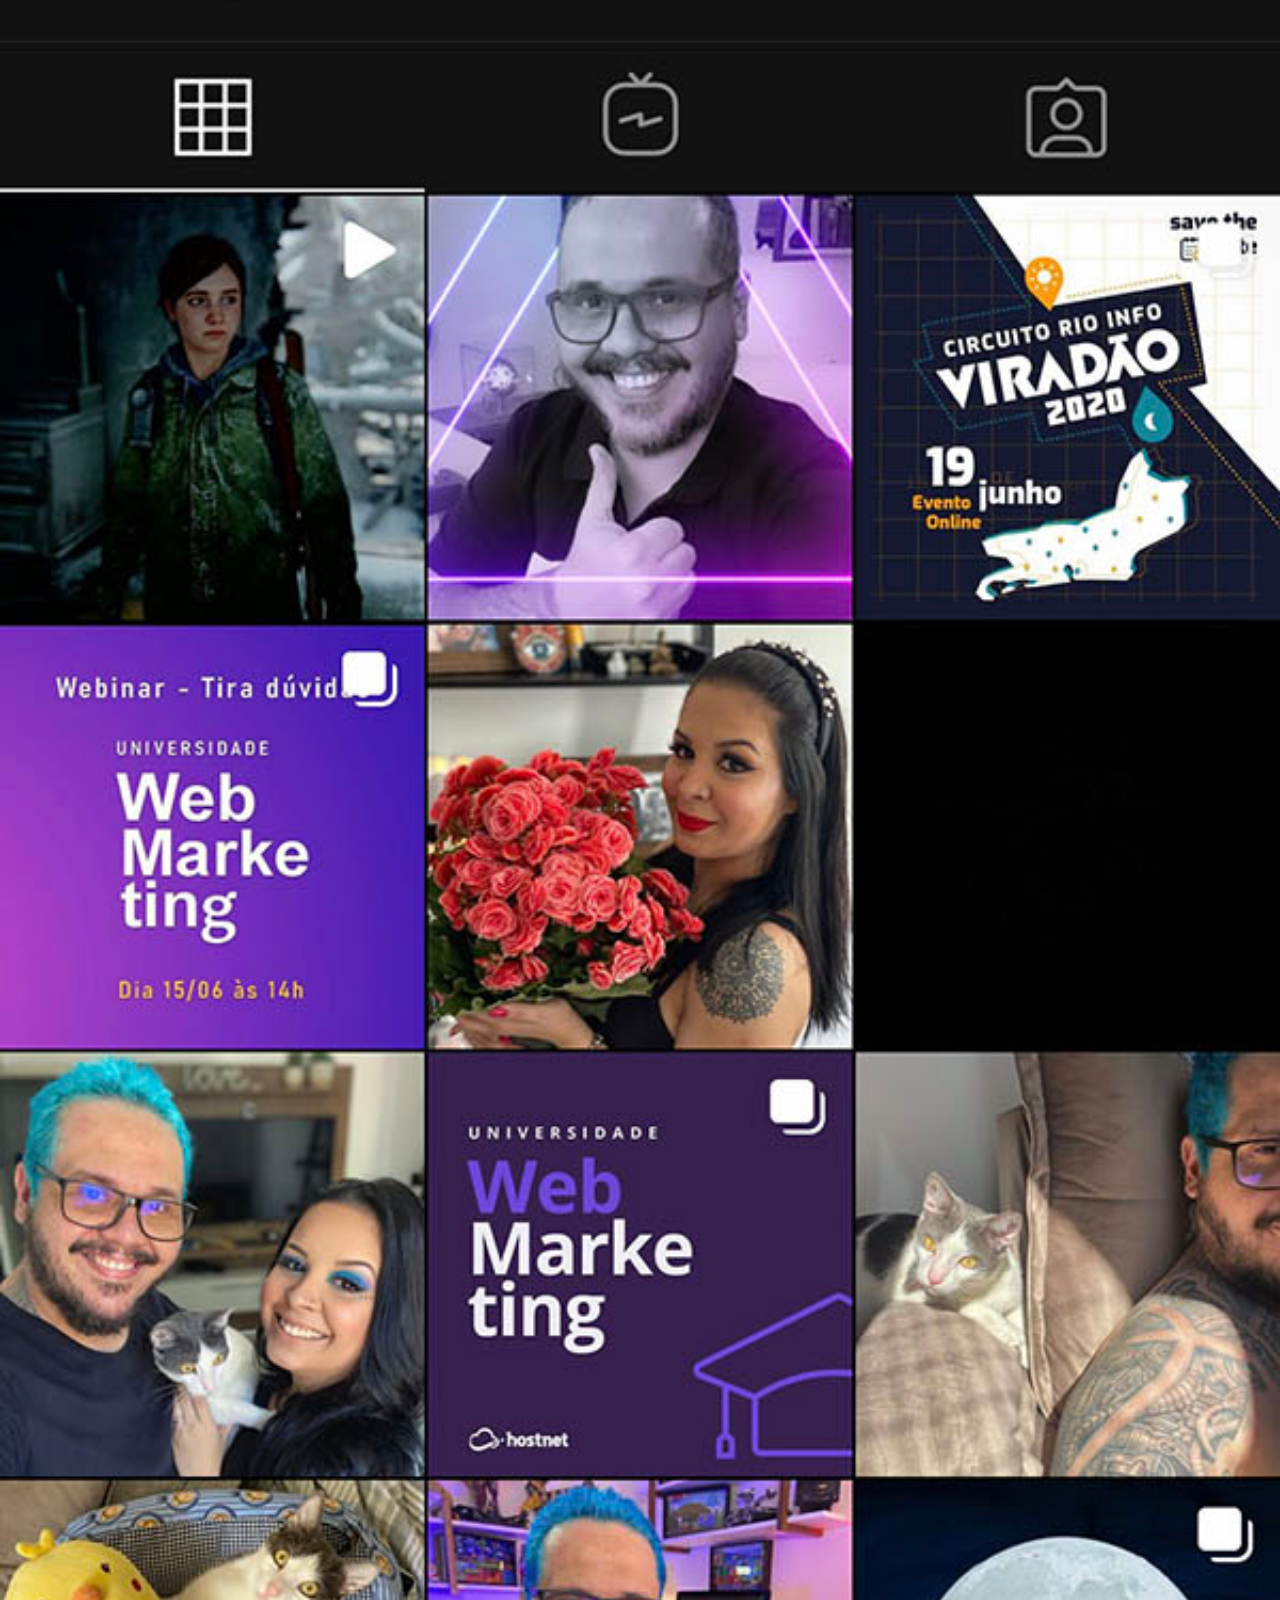
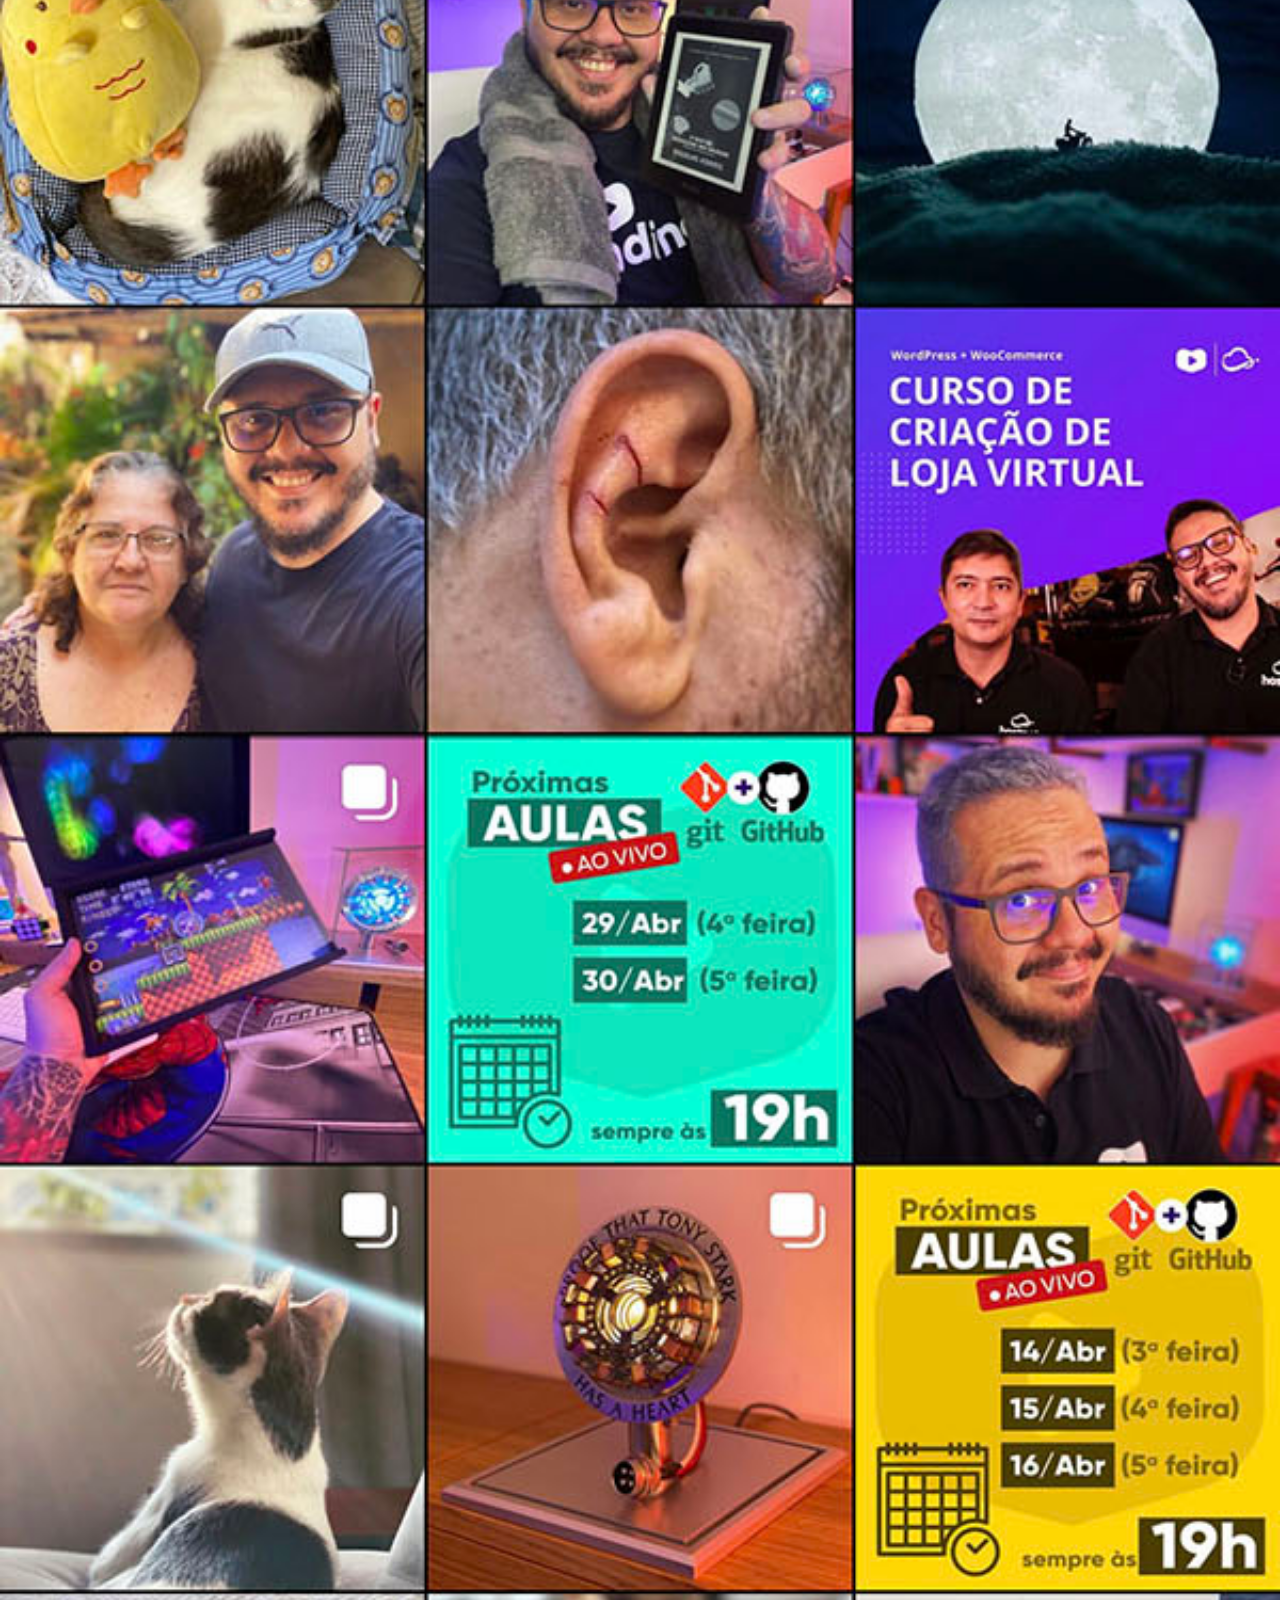
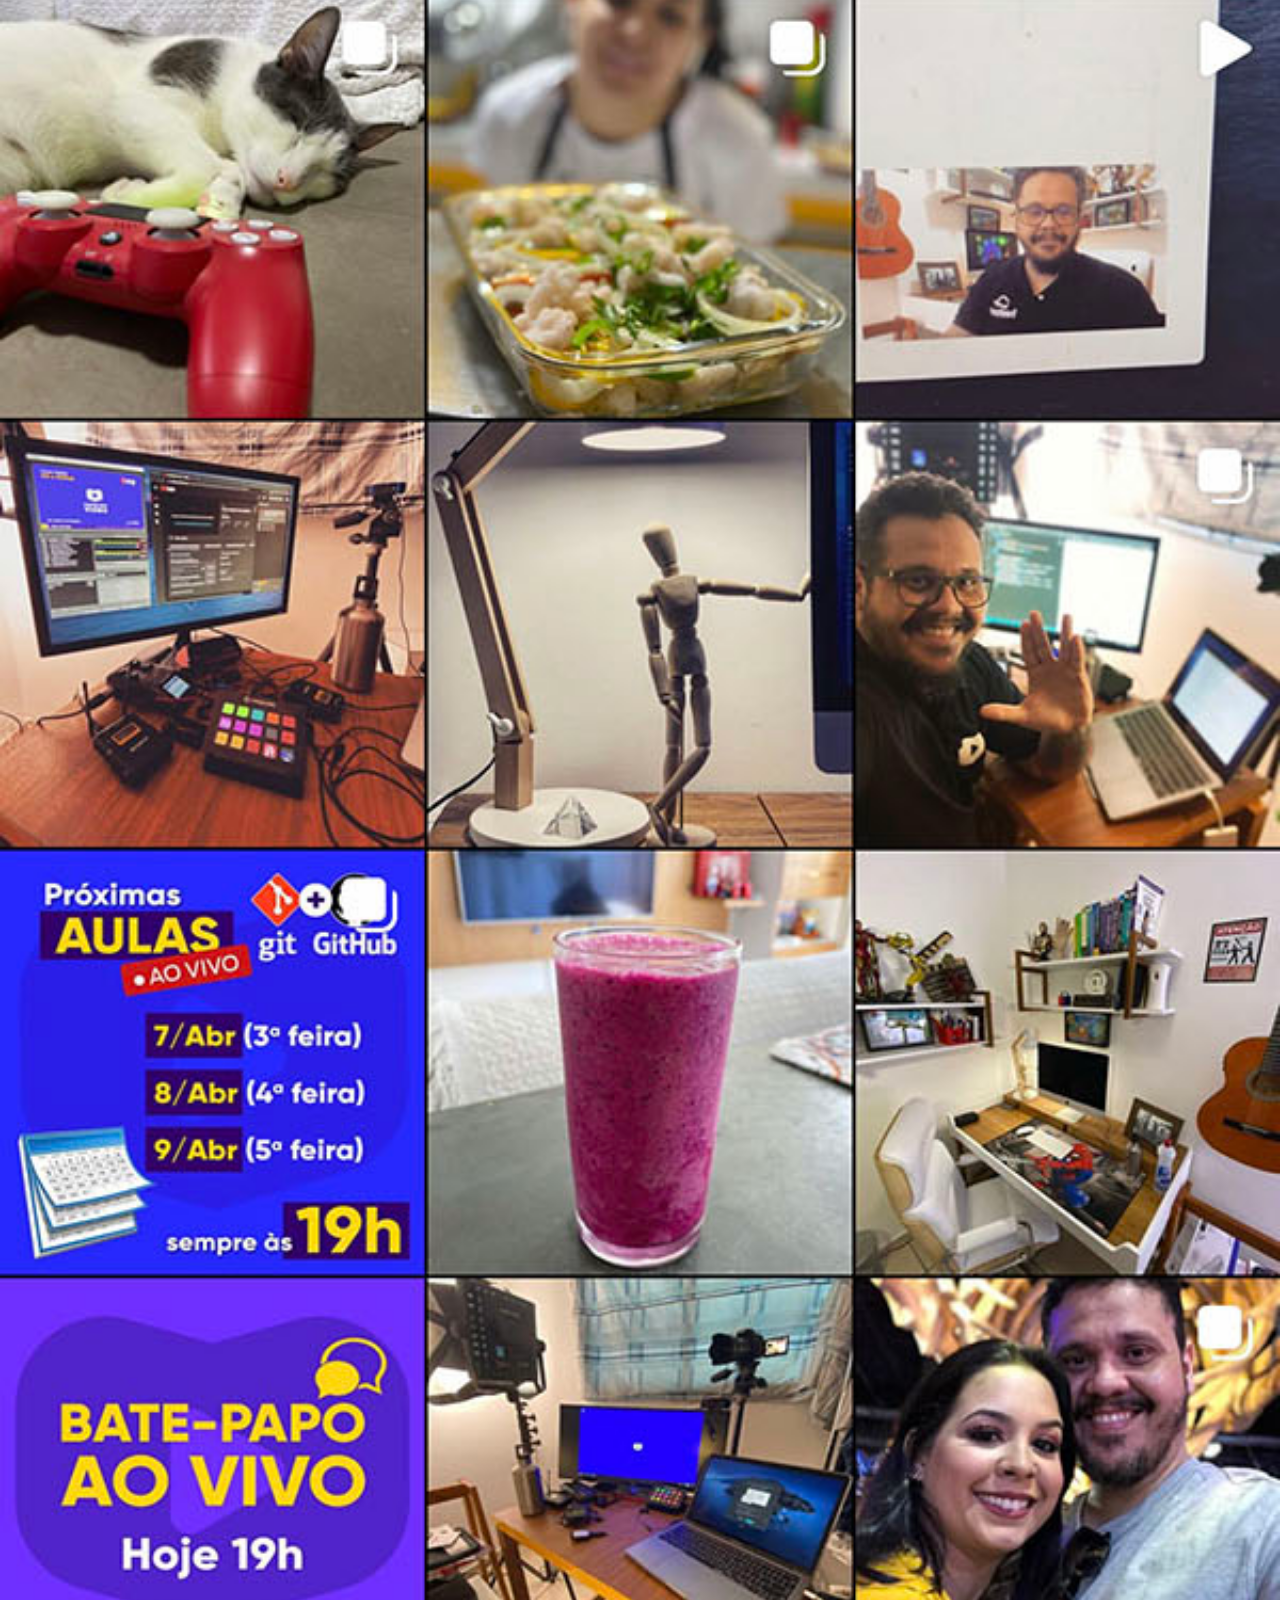
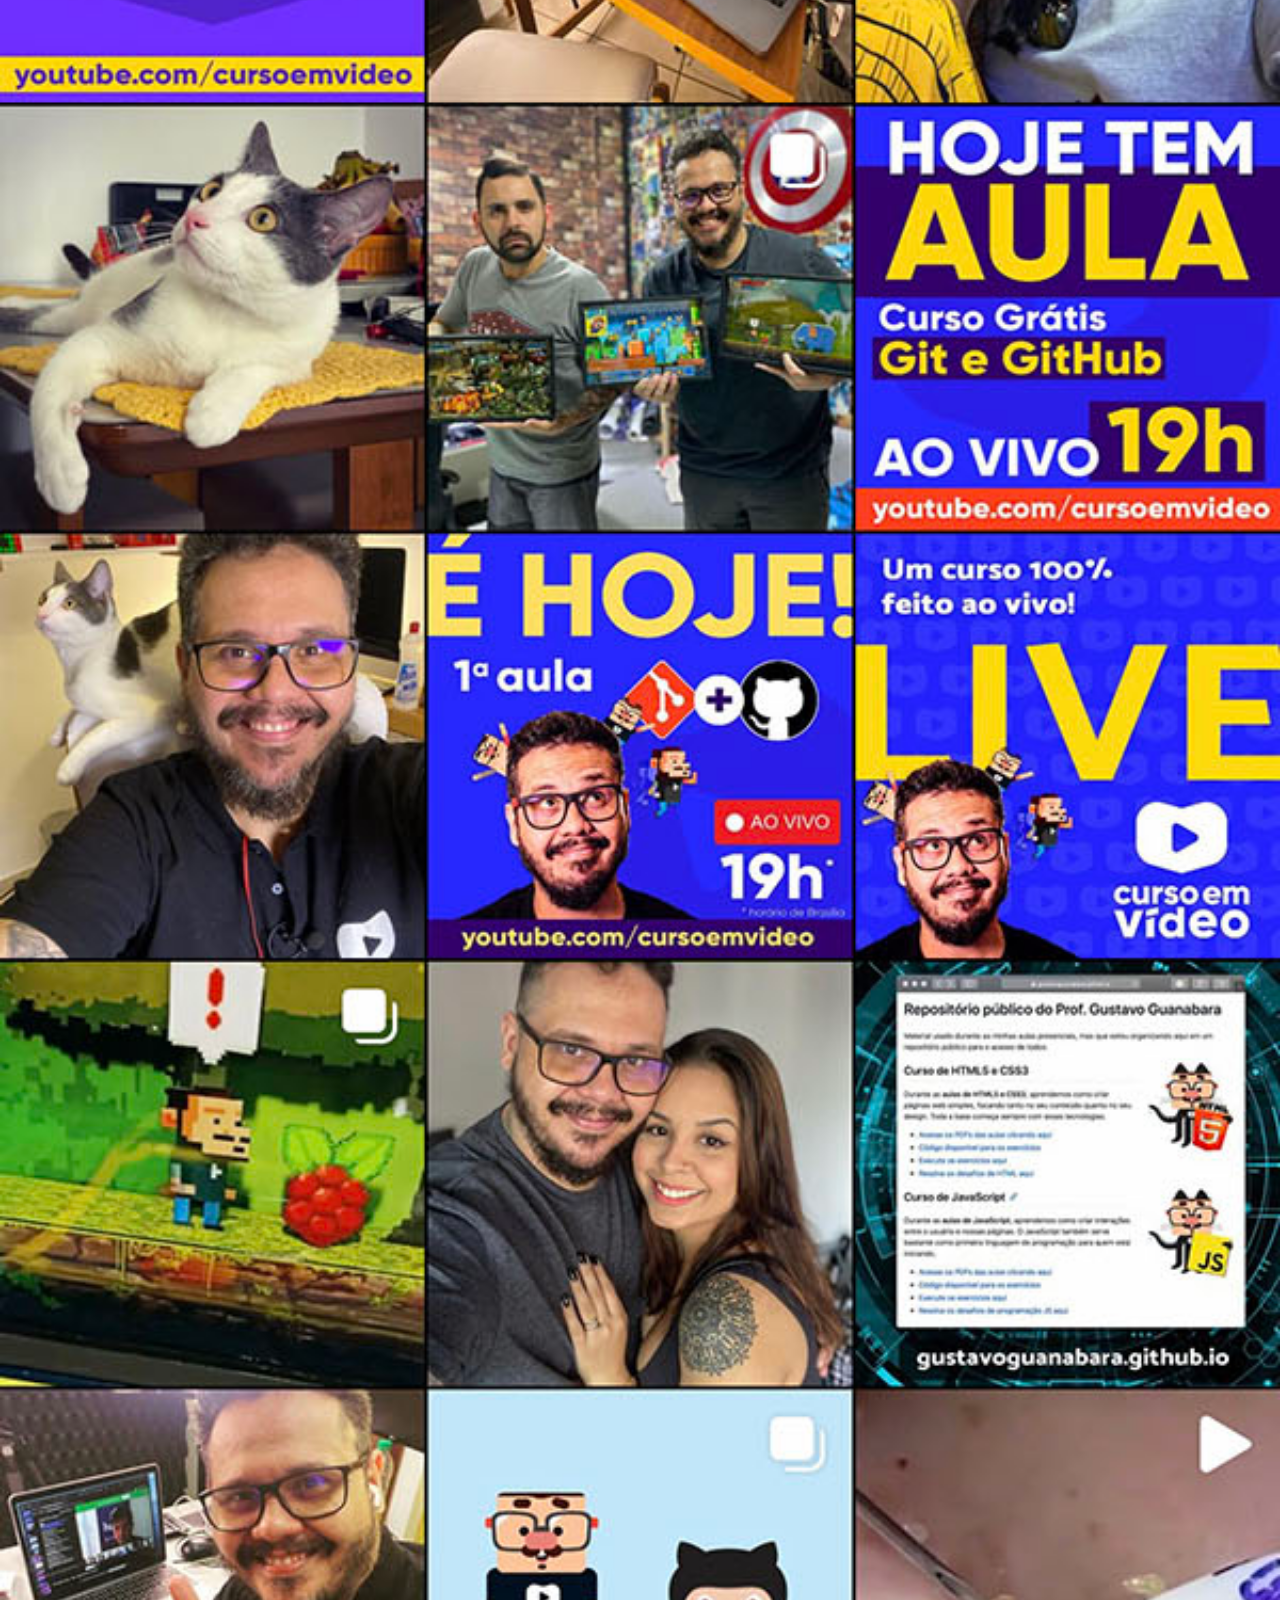
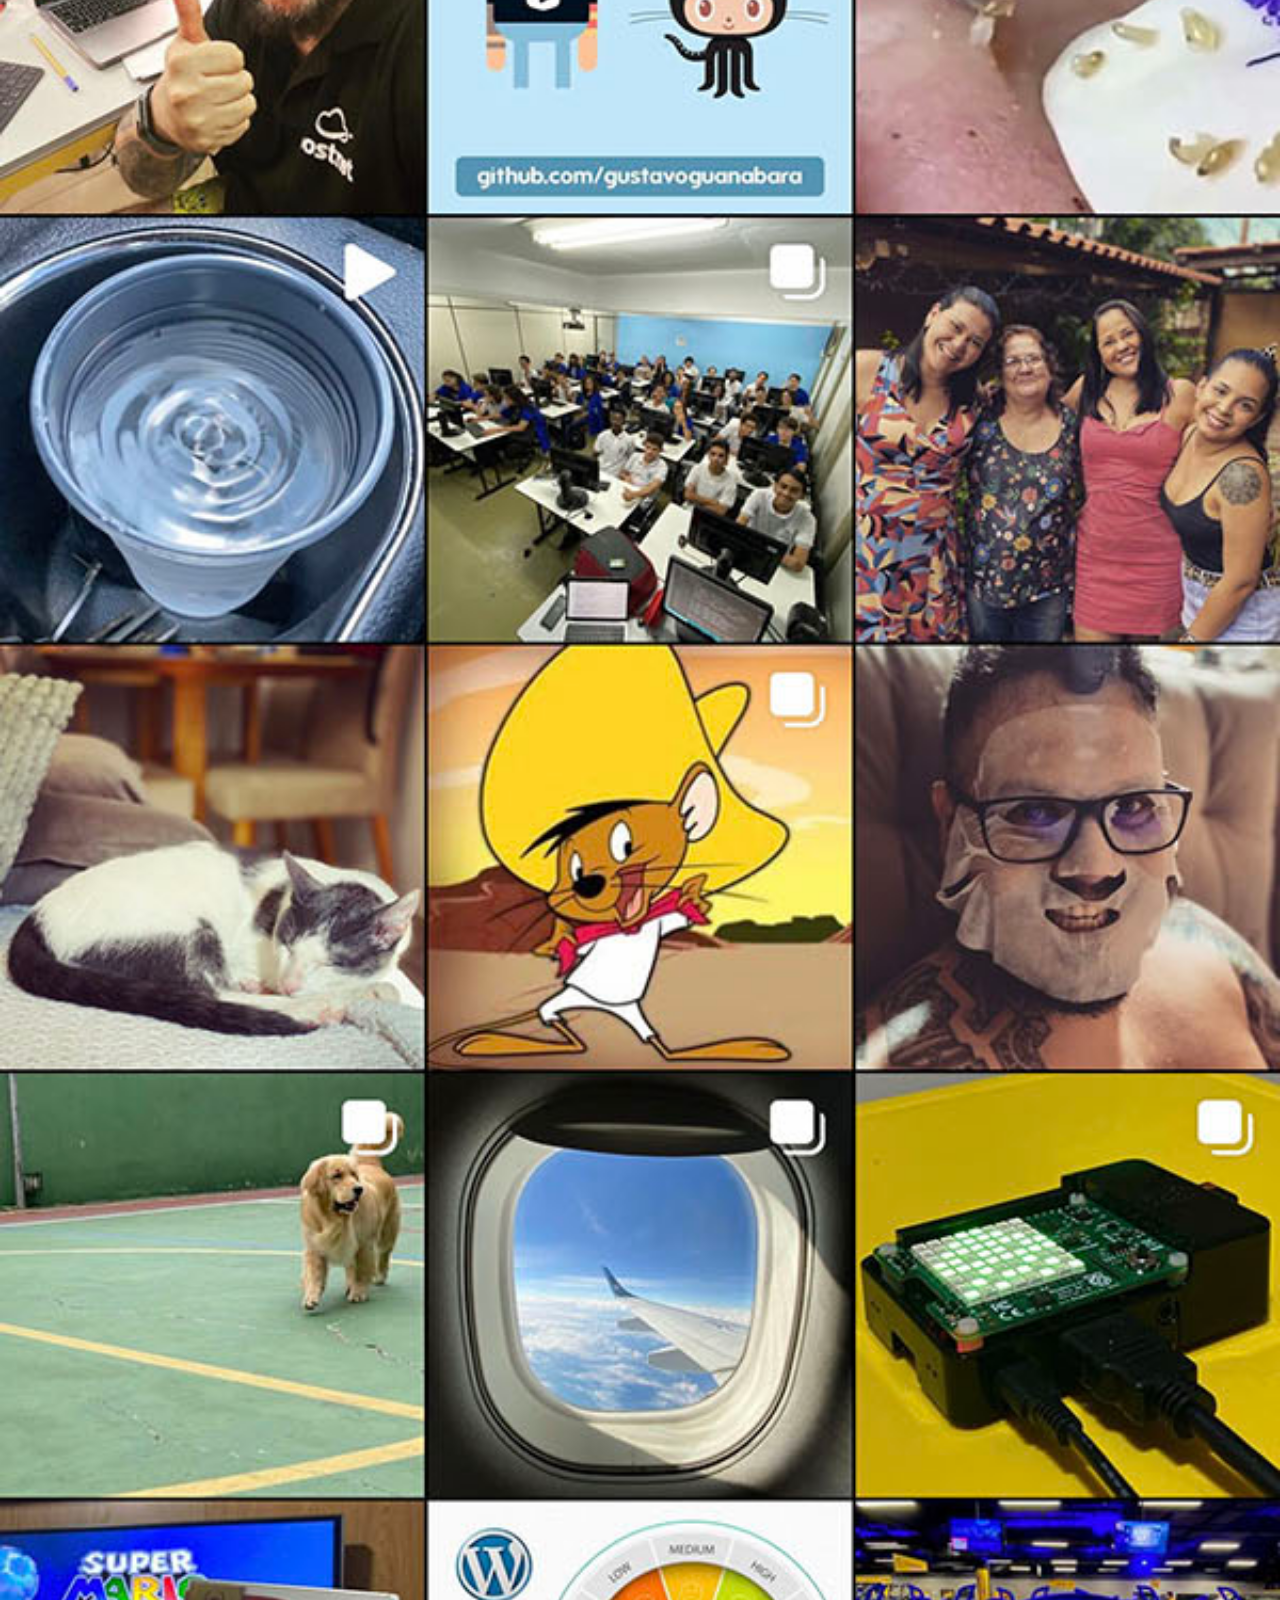
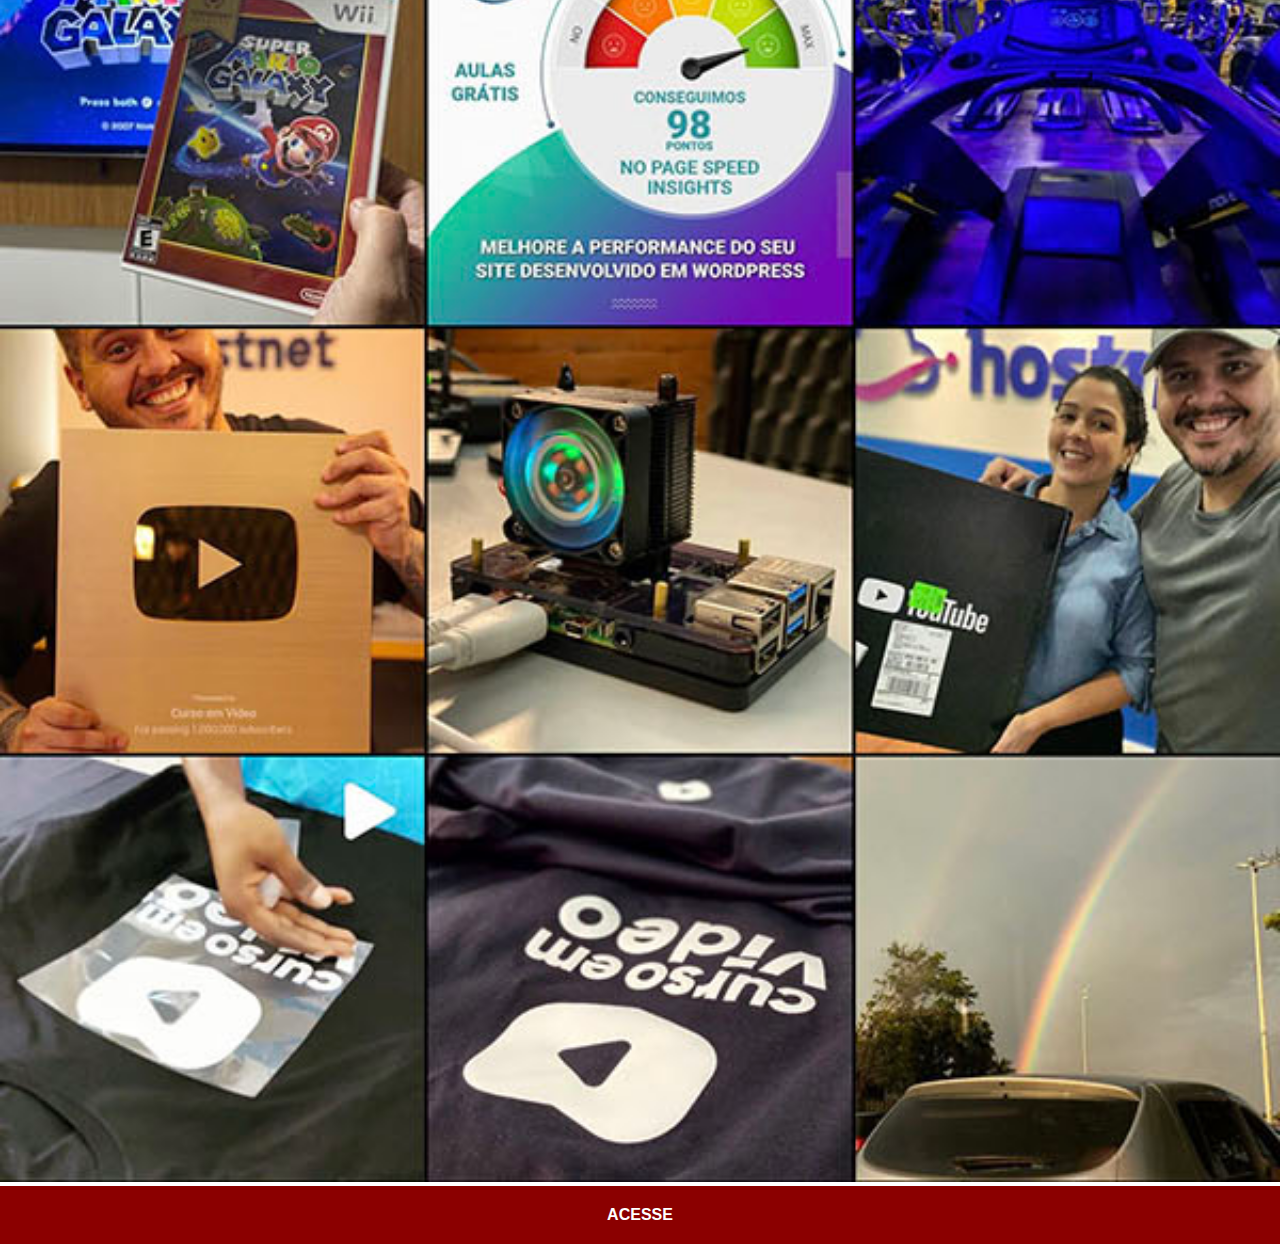
<file: instagram.html>
<!DOCTYPE html>
<html lang="pt-br">
<head>
    <meta charset="UTF-8">
    <meta name="viewport" content="width=device-width, initial-scale=1.0">
    <title>Instagram</title>
    <link rel="stylesheet" href="estilos/social.css">
</head>
<body>
    <img src="imagens/tela-instagram.jpg" alt="Instagram">
    <a href="https://www.instagram.com/gustavoguanabara/" target="_blank">ACESSE</a>
</body>
</html>
</file>
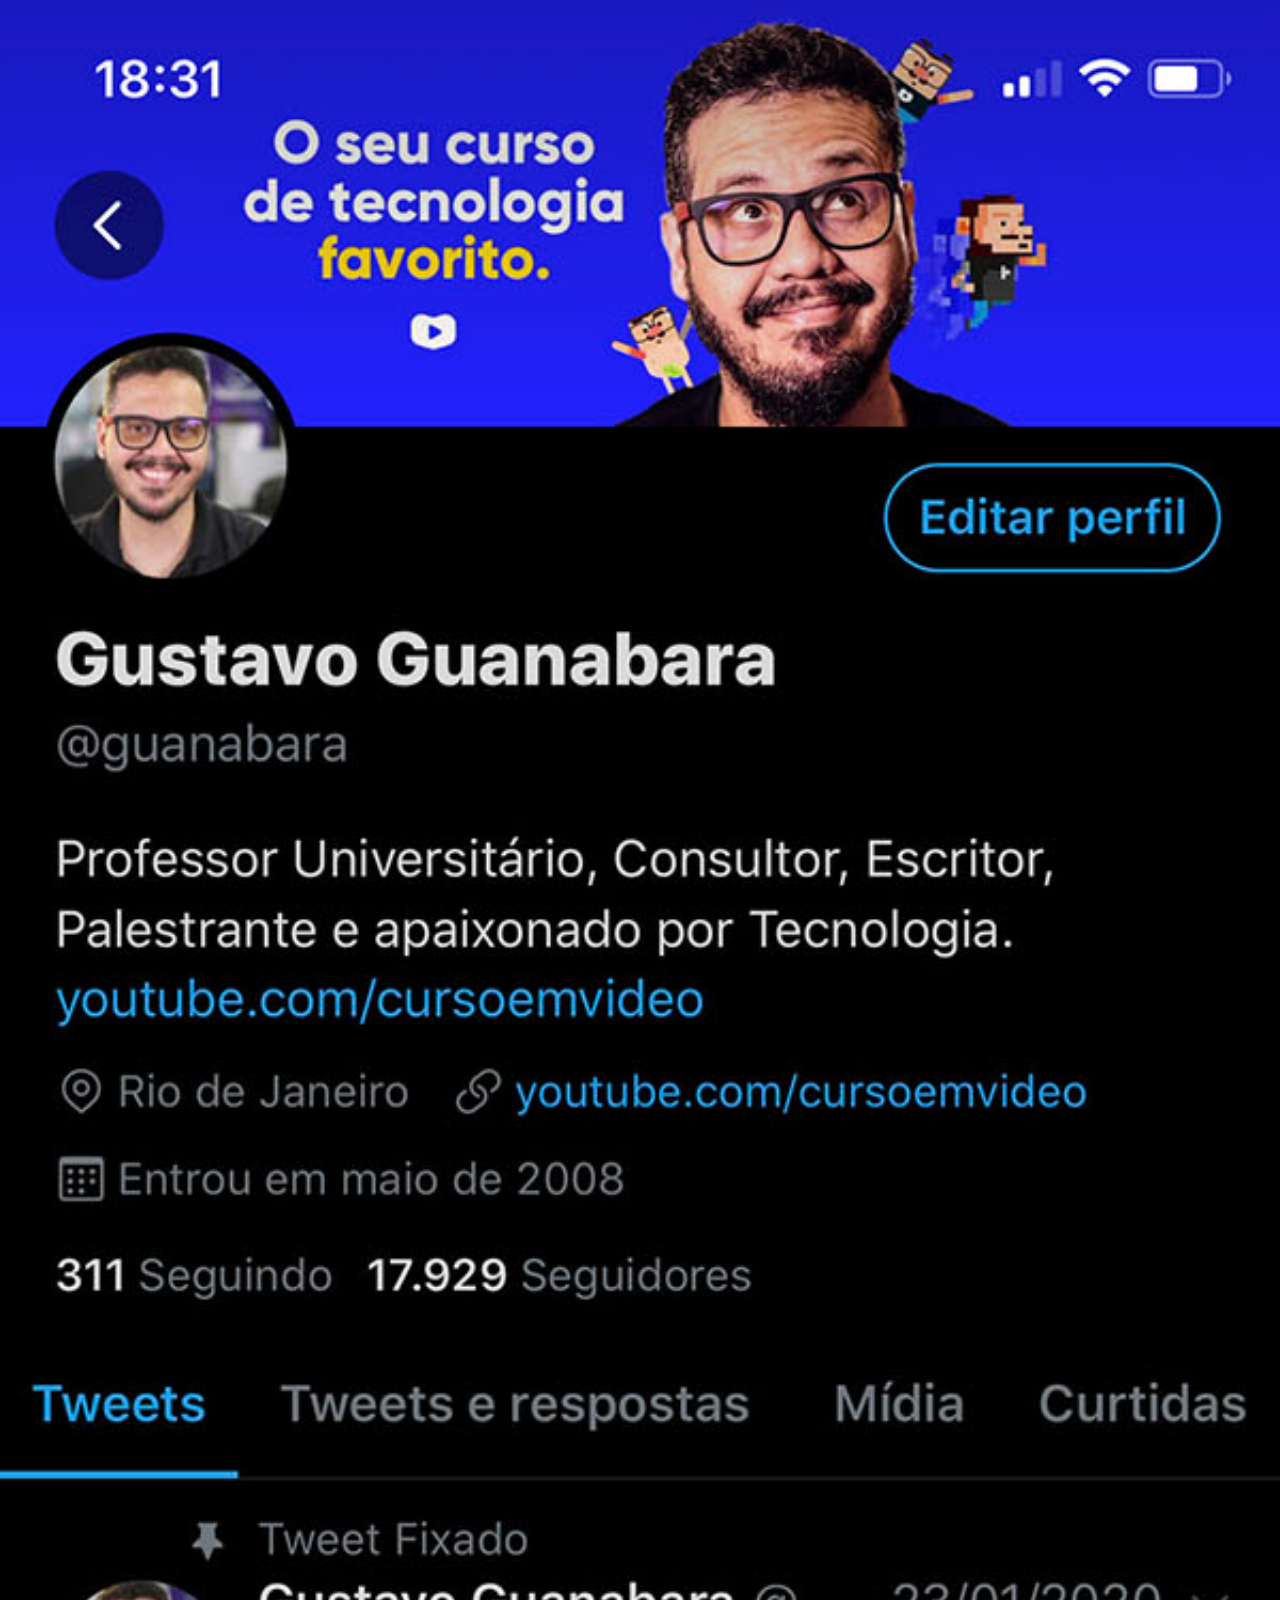
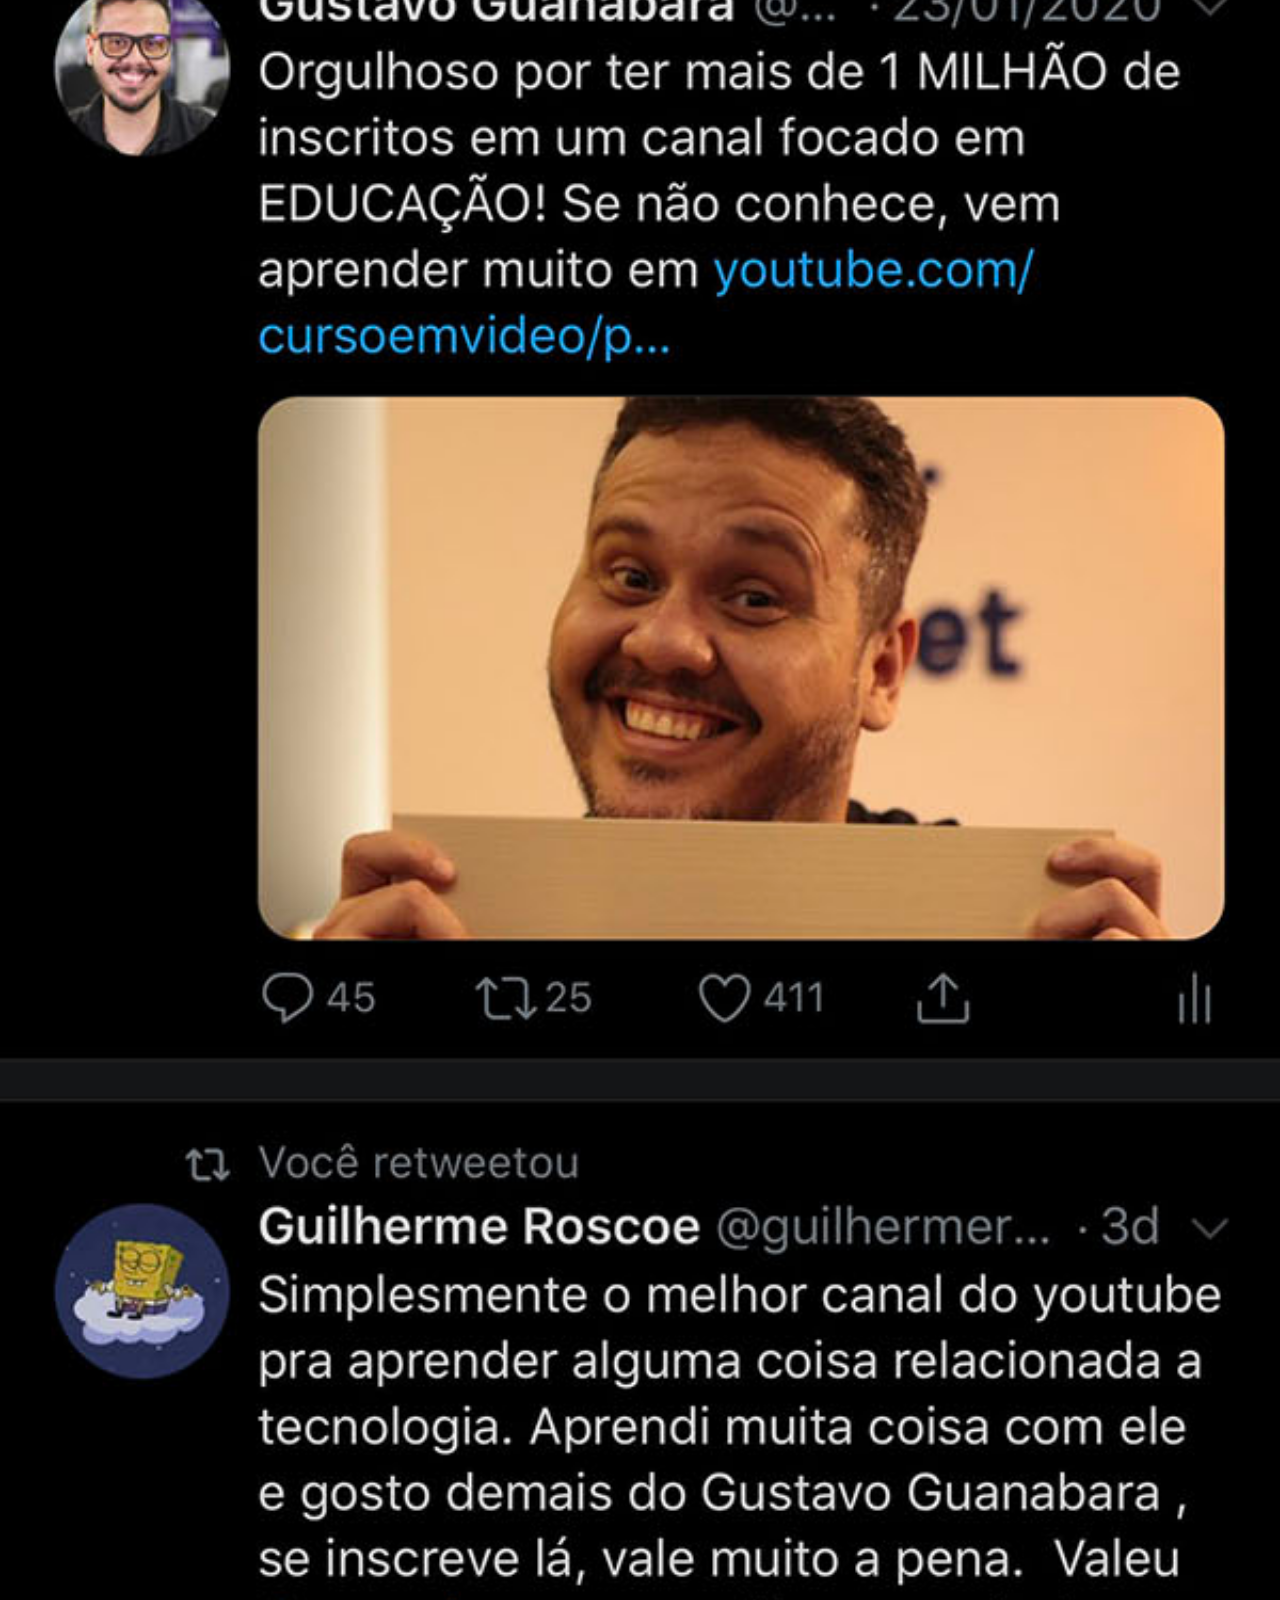
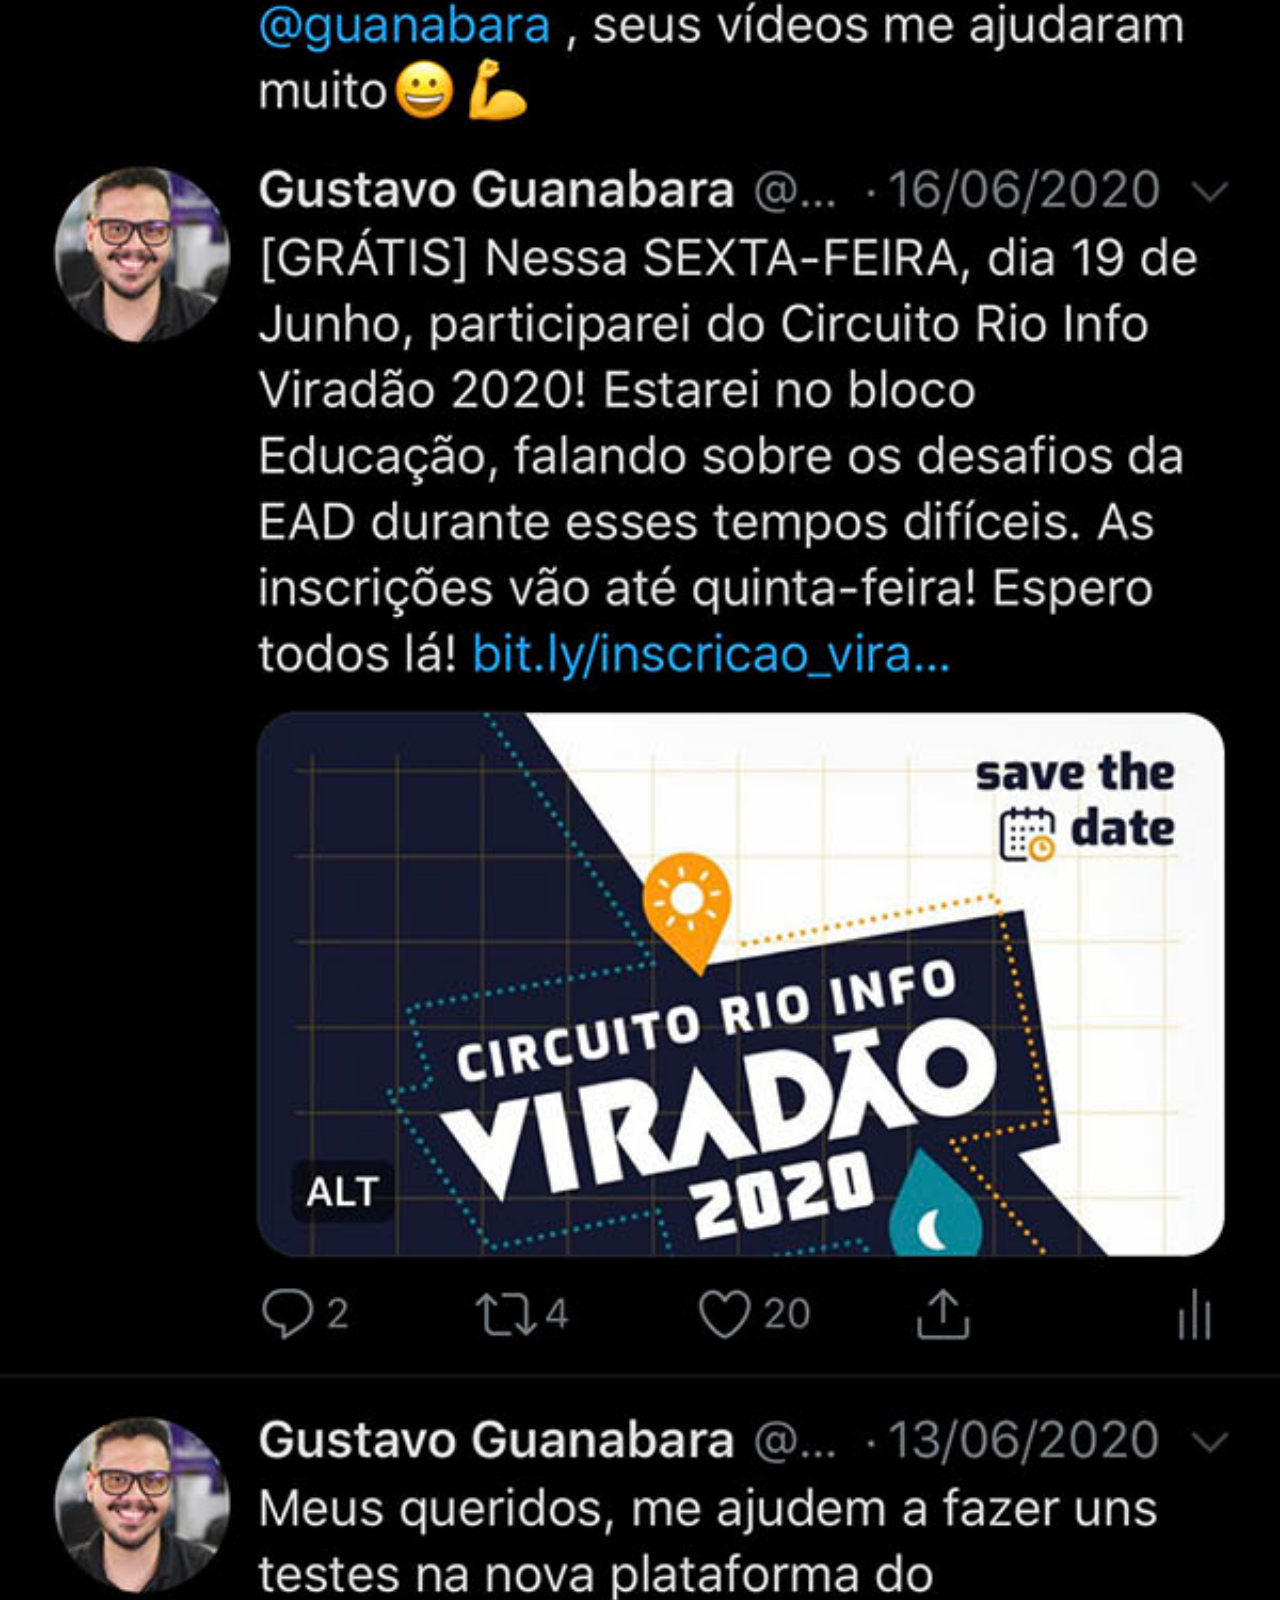
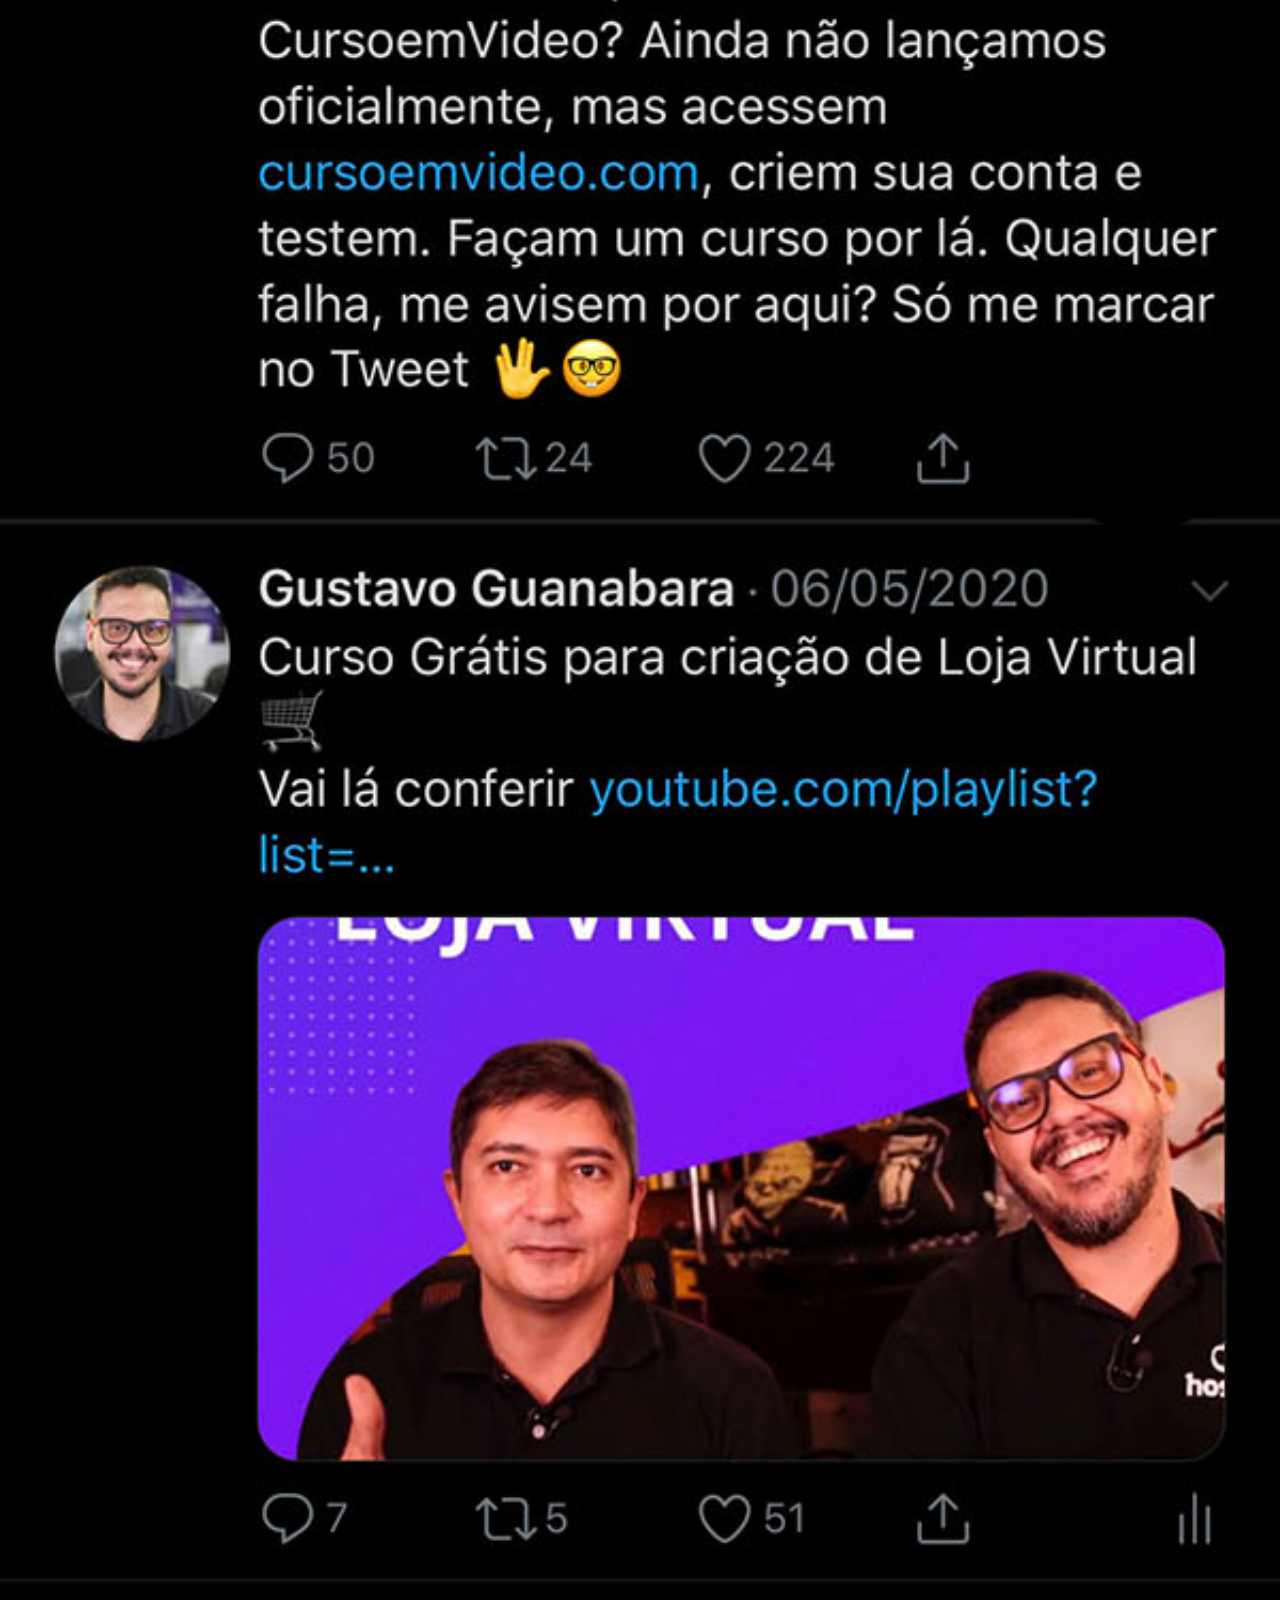
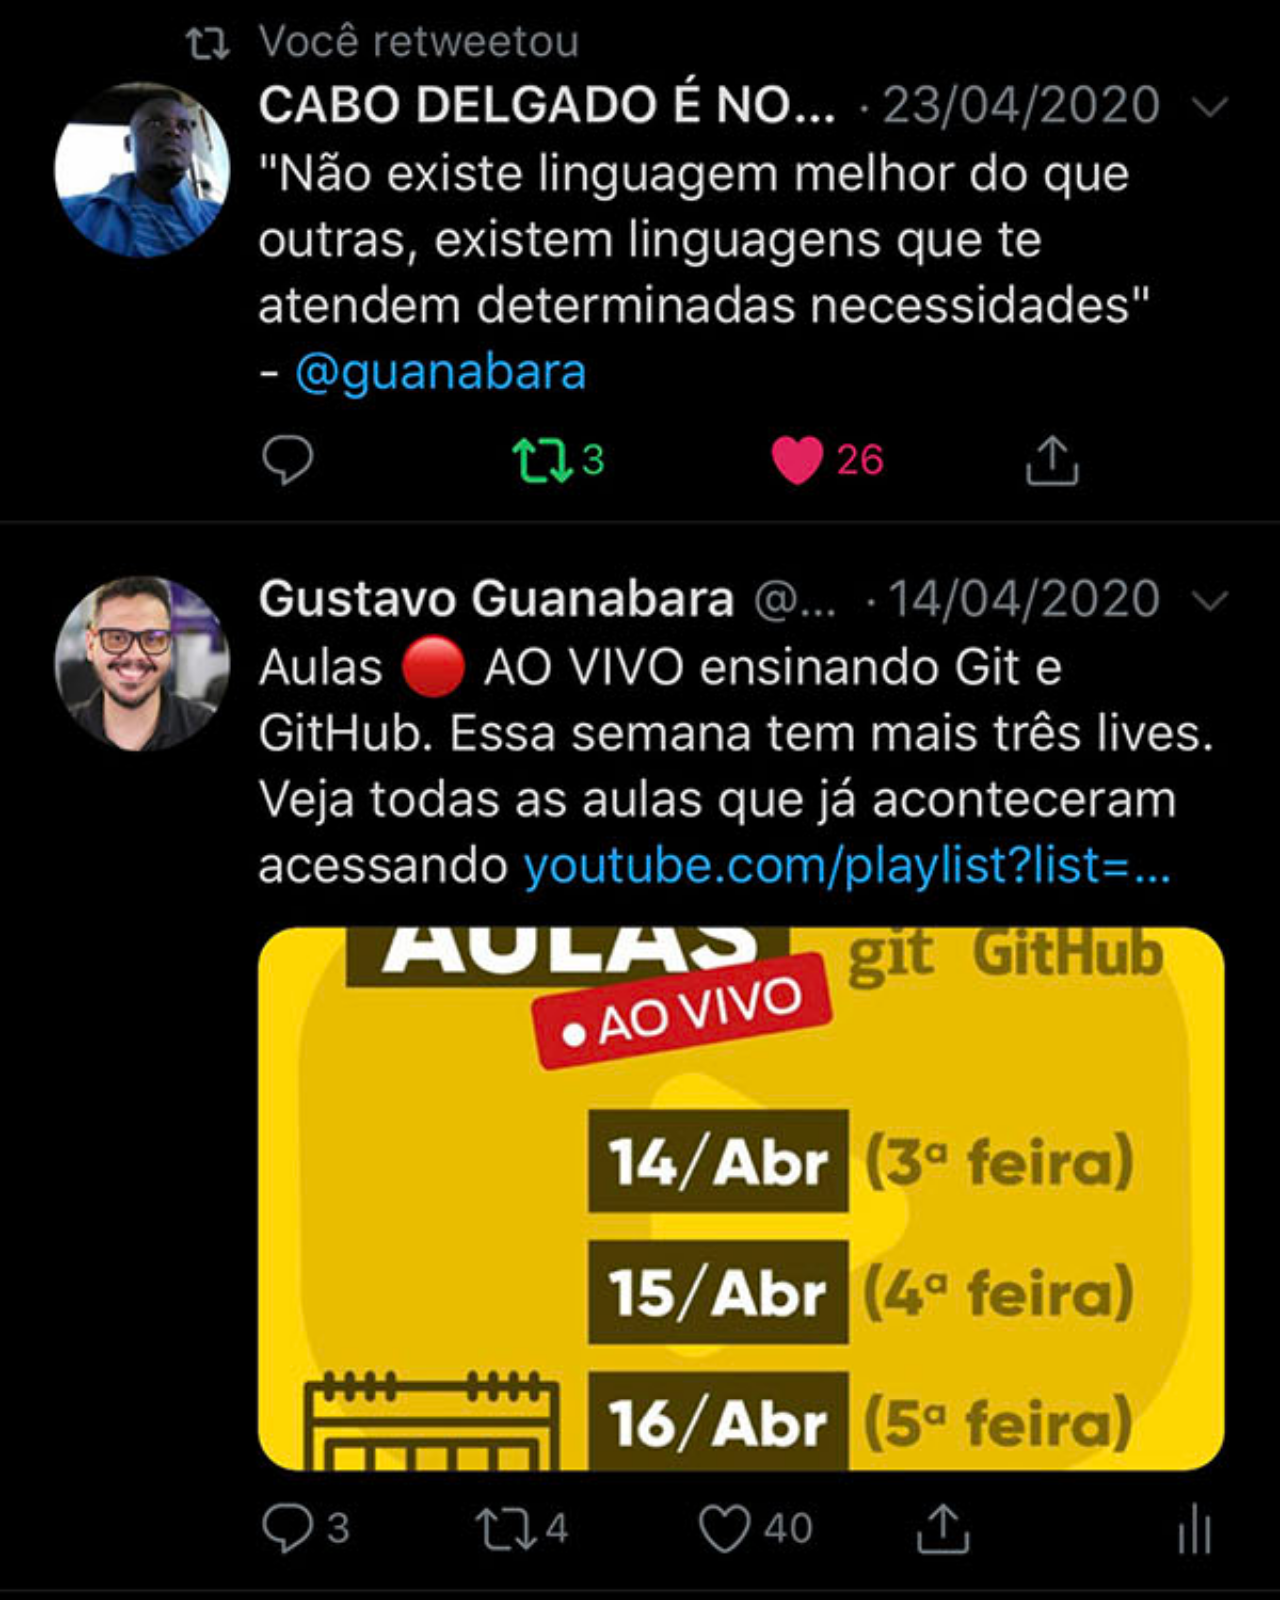
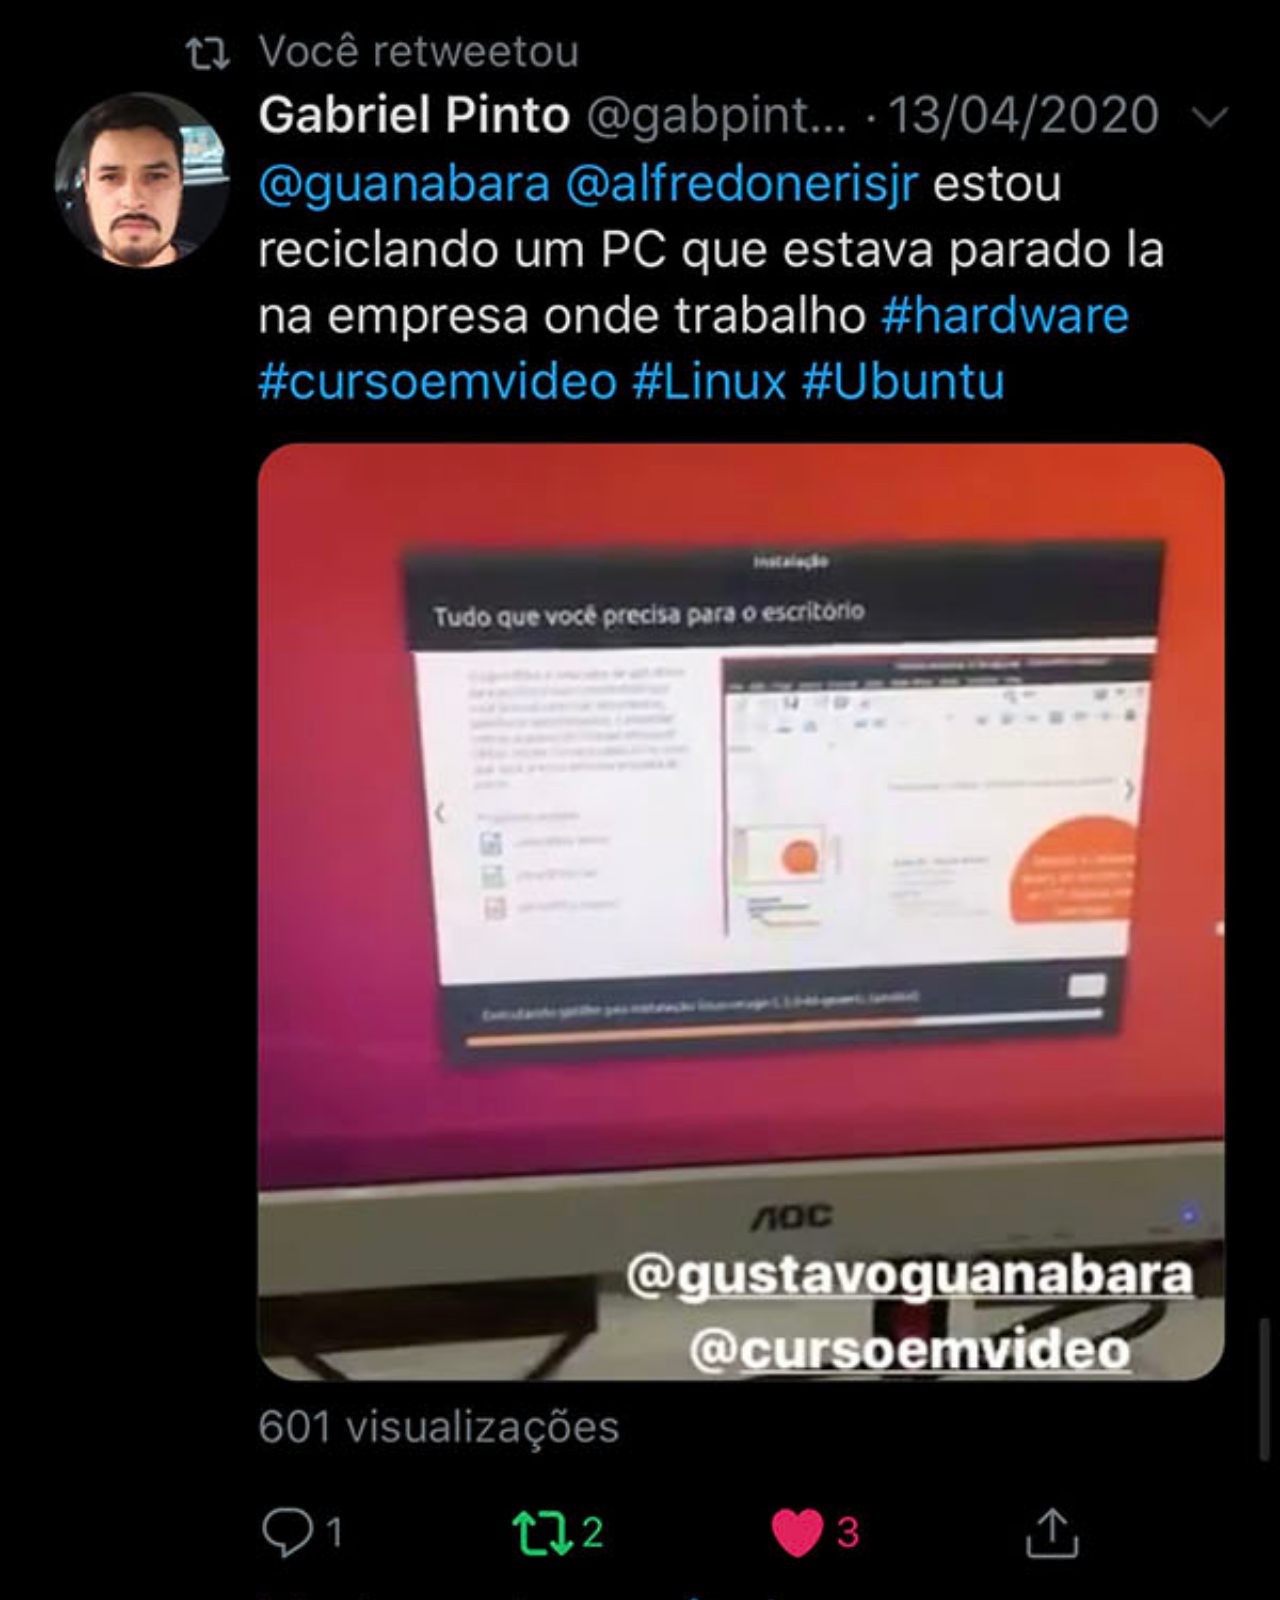
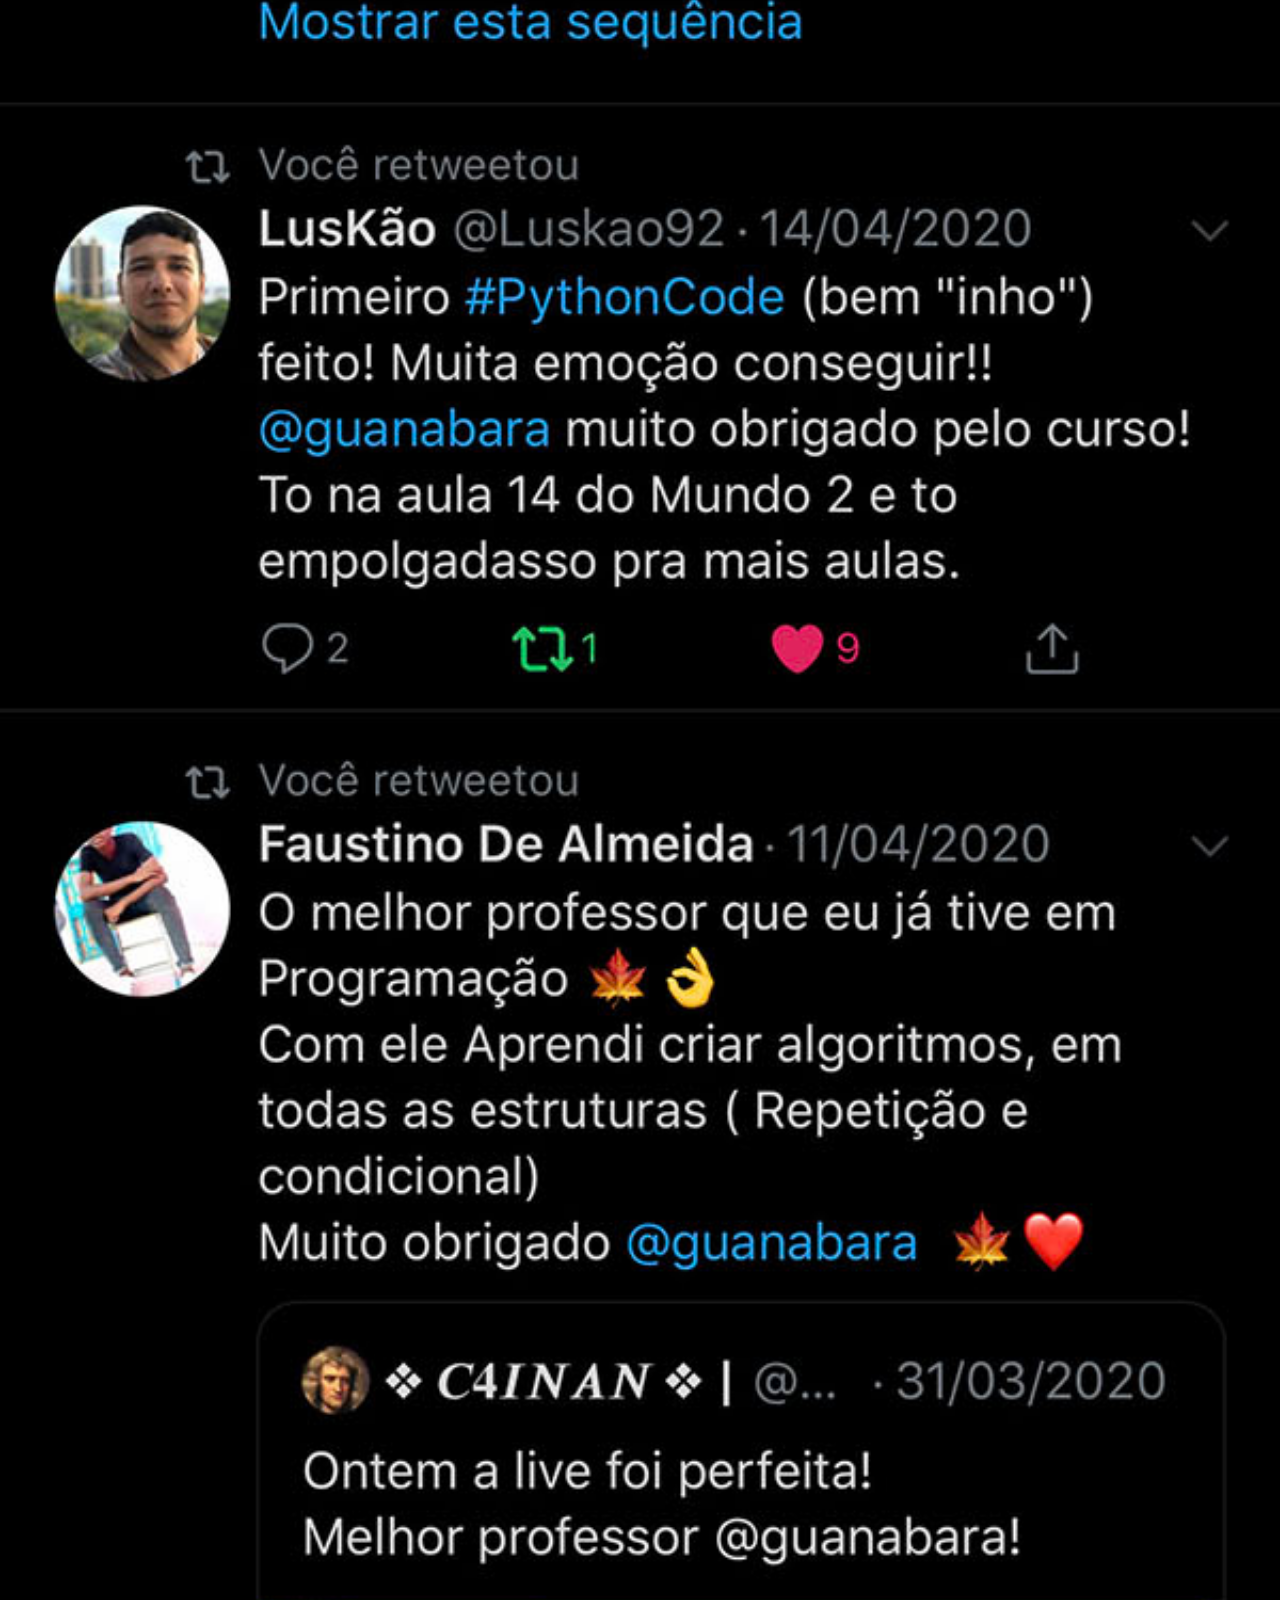
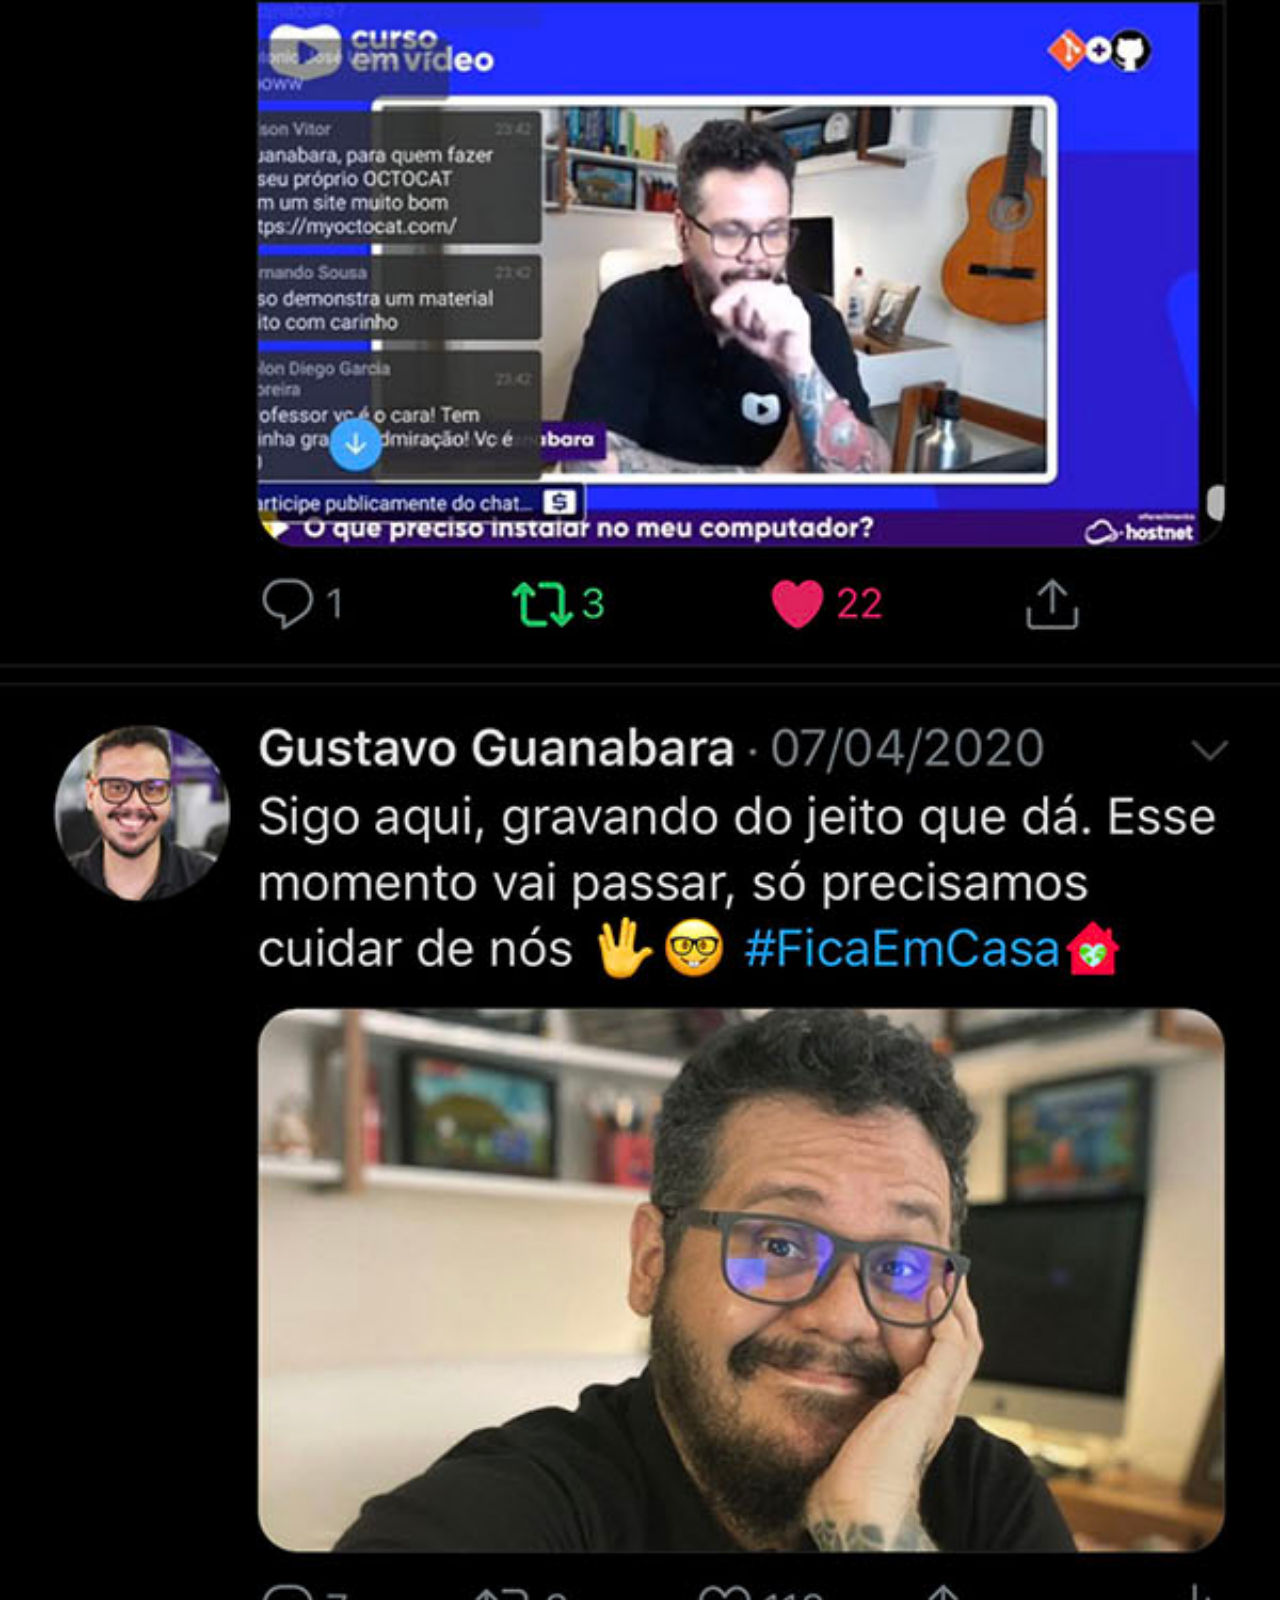
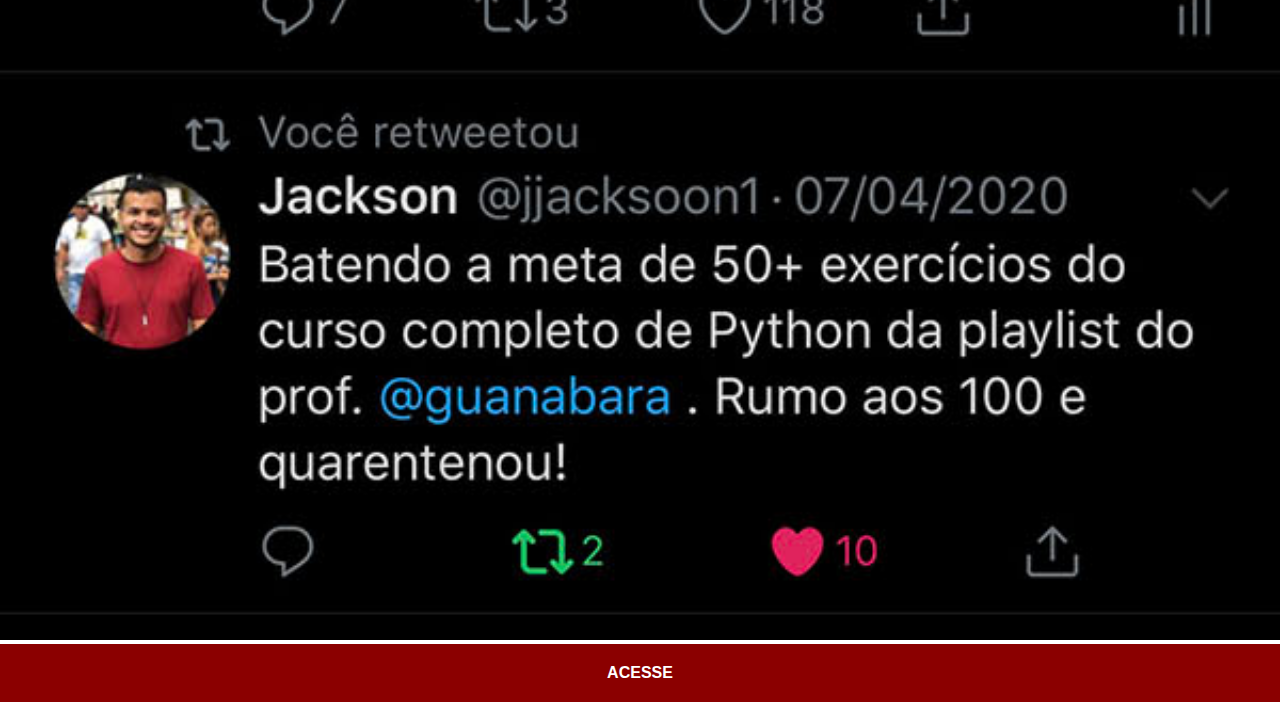
<file: twitter.html>
<!DOCTYPE html>
<html lang="pt-br">
<head>
    <meta charset="UTF-8">
    <meta name="viewport" content="width=device-width, initial-scale=1.0">
    <title>Twitter</title>
    <link rel="stylesheet" href="estilos/social.css">
</head>
<body>
    <img src="imagens/tela-twitter.jpg" alt="Twitter">
    <a href="https://twitter.com/guanabara" target="_blank">ACESSE</a>
</body>
</html>
</file>
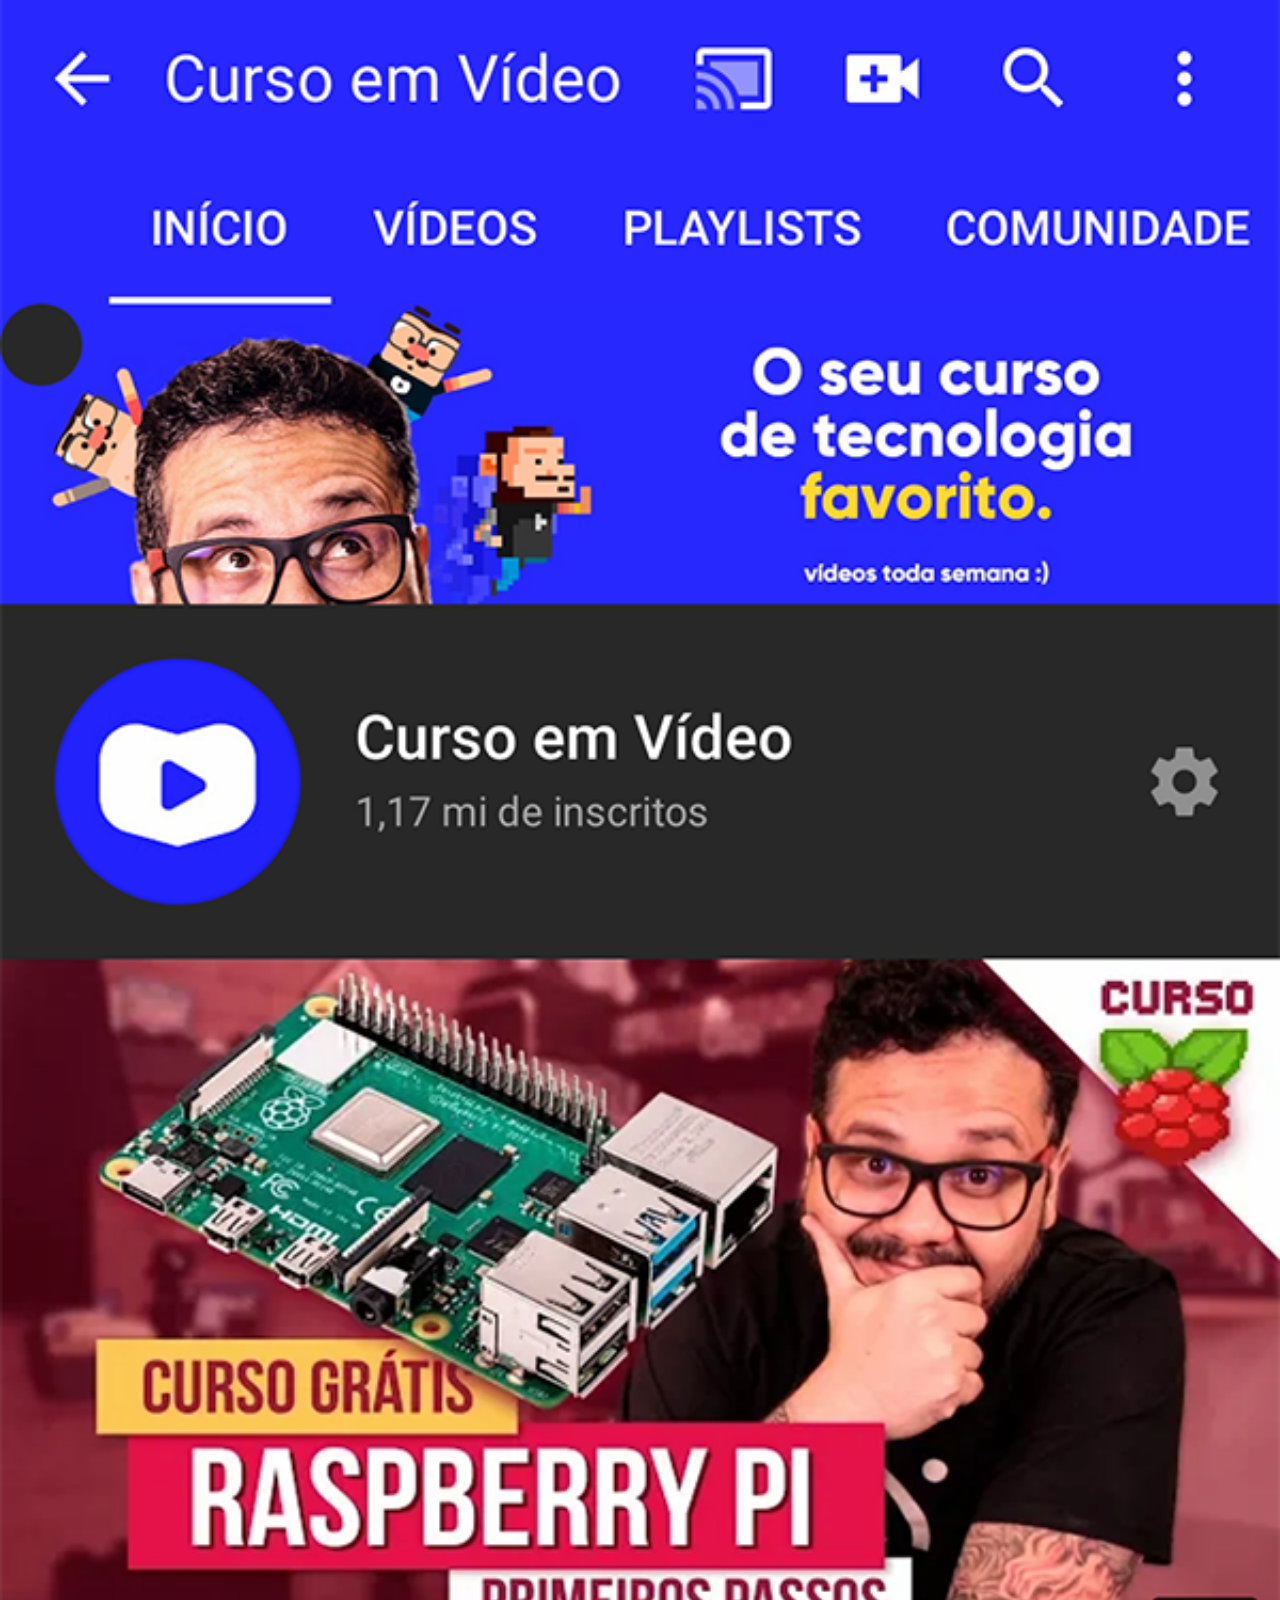
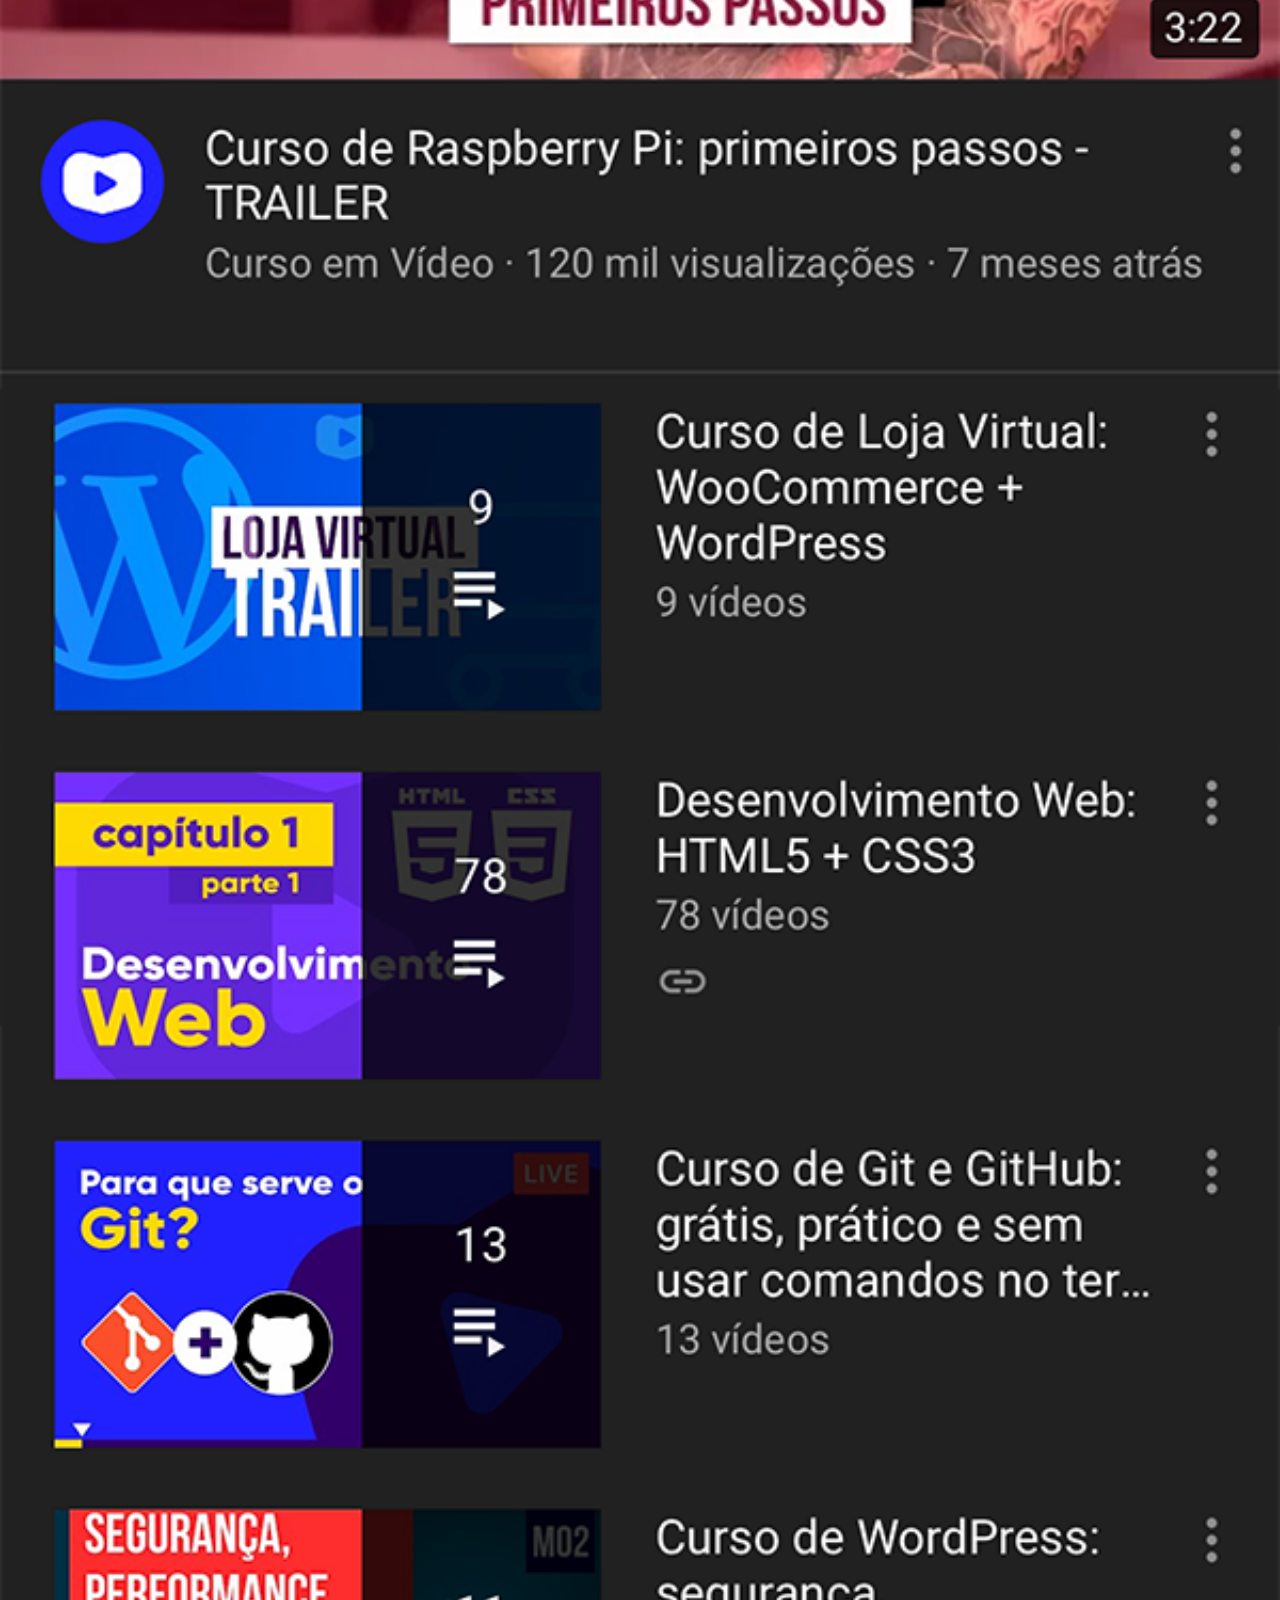
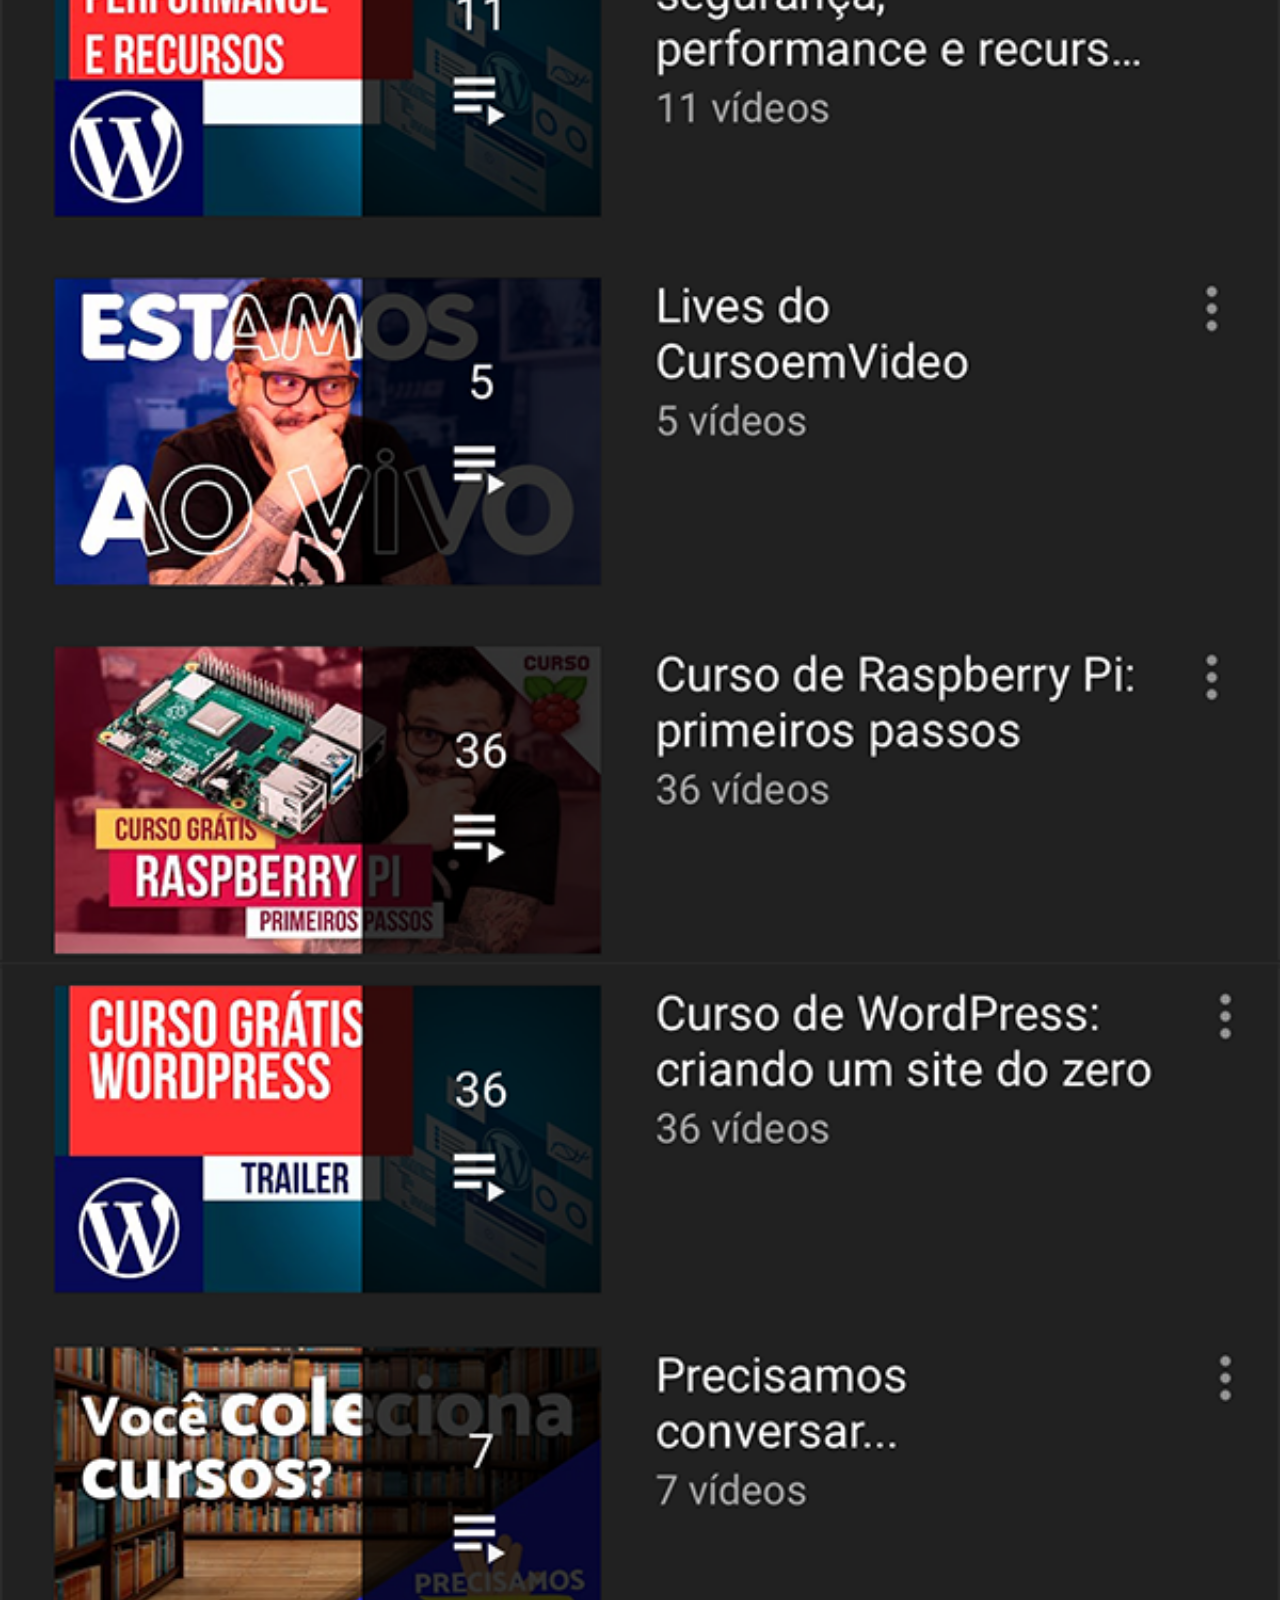
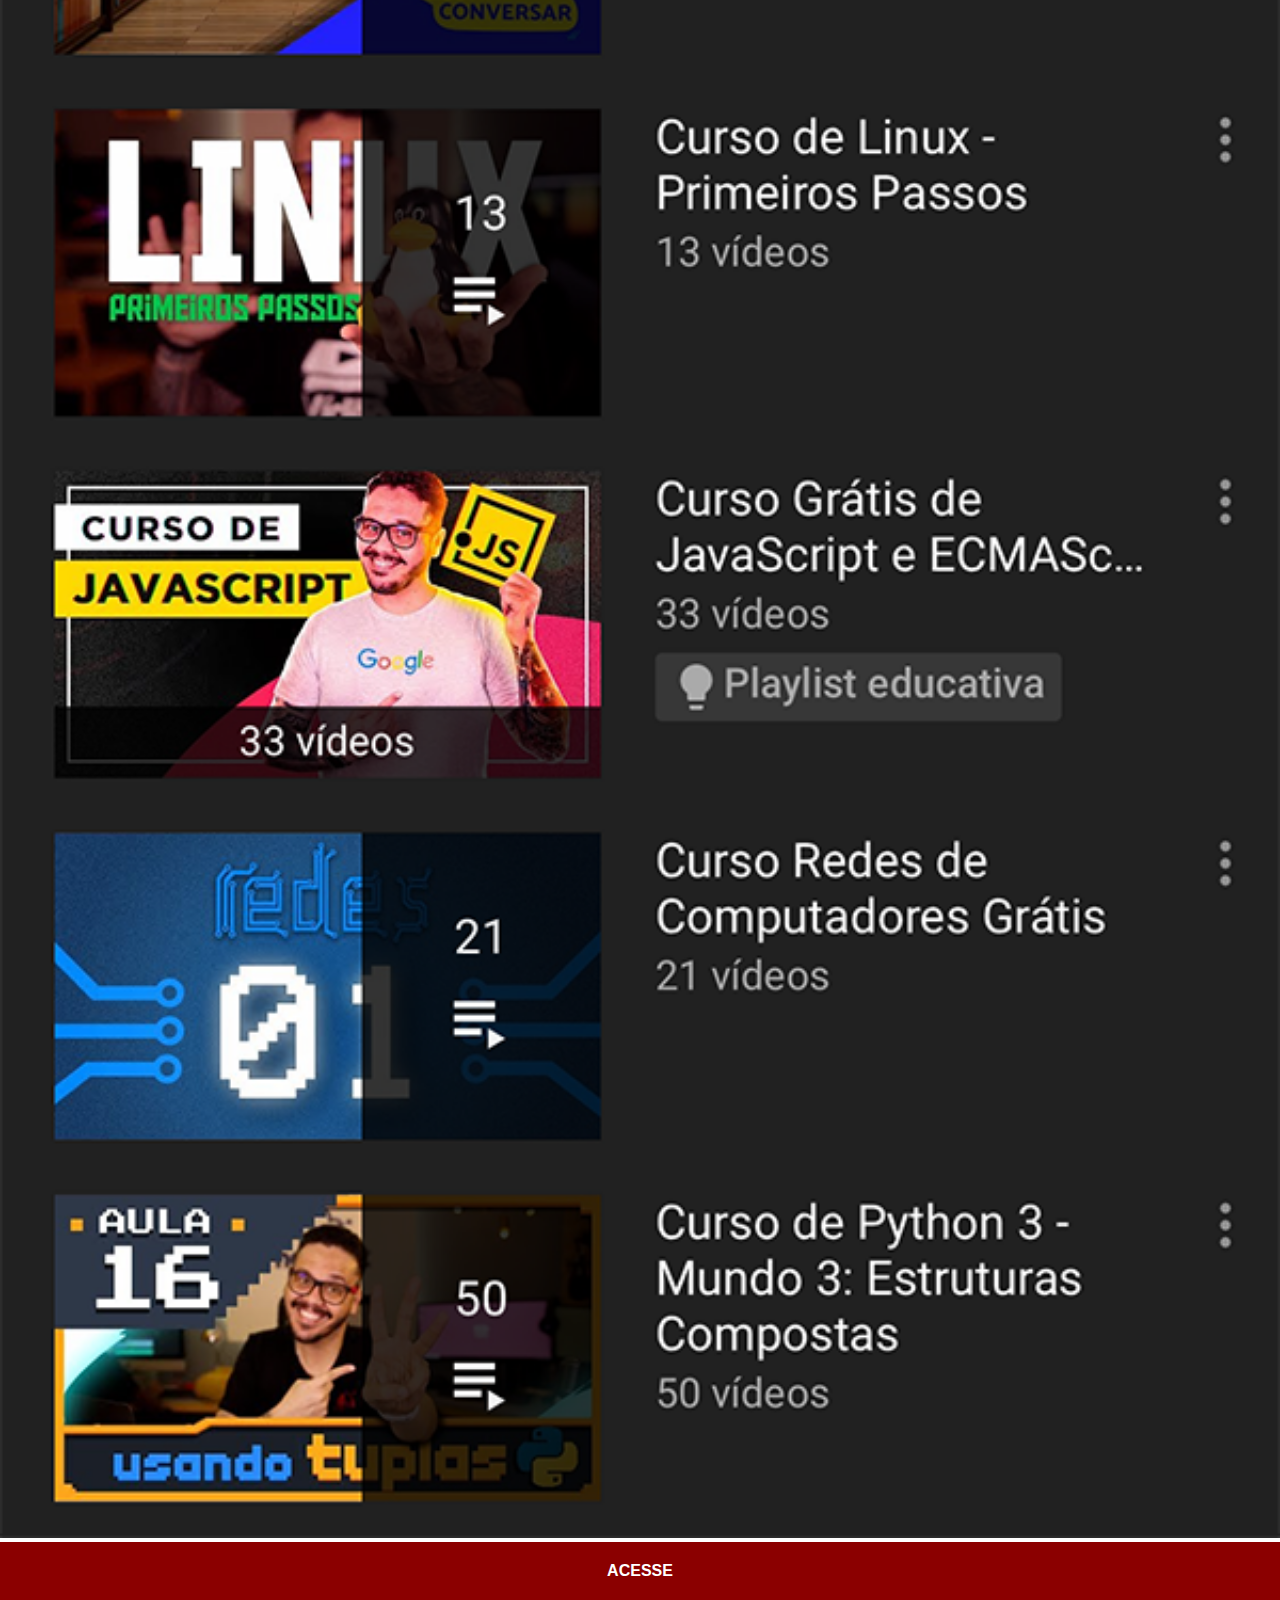
<file: youtube.html>
<!DOCTYPE html>
<html lang="pt-br">
<head>
    <meta charset="UTF-8">
    <meta name="viewport" content="width=device-width, initial-scale=1.0">
    <title>YouTube</title>
    <link rel="stylesheet" href="estilos/social.css">
</head>
<body>
    <img src="imagens/tela-youtube.png" alt="YouTube">
    <a href="https://www.youtube.com/channel/UCrWvhVmt0Qac3HgsjQK62FQ" target="_blank">ACESSE</a>
</body>
</html>
</file>
<file: estilos/style.css>
@charset "UTF-8";

* {
    margin: 0px;
    padding: 0px;
    font-family: Arial, Helvetica, sans-serif;
}

html, body {
    height: 100vh;
    width: 100vw;
    background-color: black;
}

body {
    background: url(../imagens/fundo-madeira.jpg) no-repeat top center;
    background-size: cover;
    background-attachment: fixed;
}

main {
    position: relative;
    height: 100vh;
}

section#telefone {
    position: absolute;
    top: 50%;
    left: 50%;
    transform: translate(-50%, -50%);
    height: 627px;
    width: 311px;
    background: url(../imagens/frame-iphone.png) no-repeat;
}

iframe#tela {
    position: relative;
    top: 80px;
    left: 22px;
    width: 267px;
    height: 471px;
}

section#redes-sociais {
    text-align: right;
}

section#redes-sociais img {
    width: 50px;
    margin: 10px;
    border-radius: 50%;
    box-shadow: 2px 2px 5px rgba(0, 0, 0, 0.526);
    box-sizing: border-box;
}

section#redes-sociais img:hover {
    border: 2px solid rgba(255, 255, 255, 0.642);
    transform: translate(-3px, -3px);
    box-shadow: 5px 5px 10px rgba(0, 0, 0, 0.401);
    transition: transform .4s, border 1s;
}
</file>
<file: estilos/social.css>
@charset 'UTF-8';

* {
    margin: 0px;
    padding: 0px;
    font-family: Arial, Helvetica, sans-serif;
}

::-webkit-scrollbar {
    width: 0px;
    height: 0px;
}

img {
    width: 100vw;
}

a {
    display: block;
    background-color: darkred;
    color: white;
    padding: 20px;
    text-align: center;
    font-weight: bolder;
    text-decoration: none;
}

a:hover {
    background-color: red;
}
</file>
